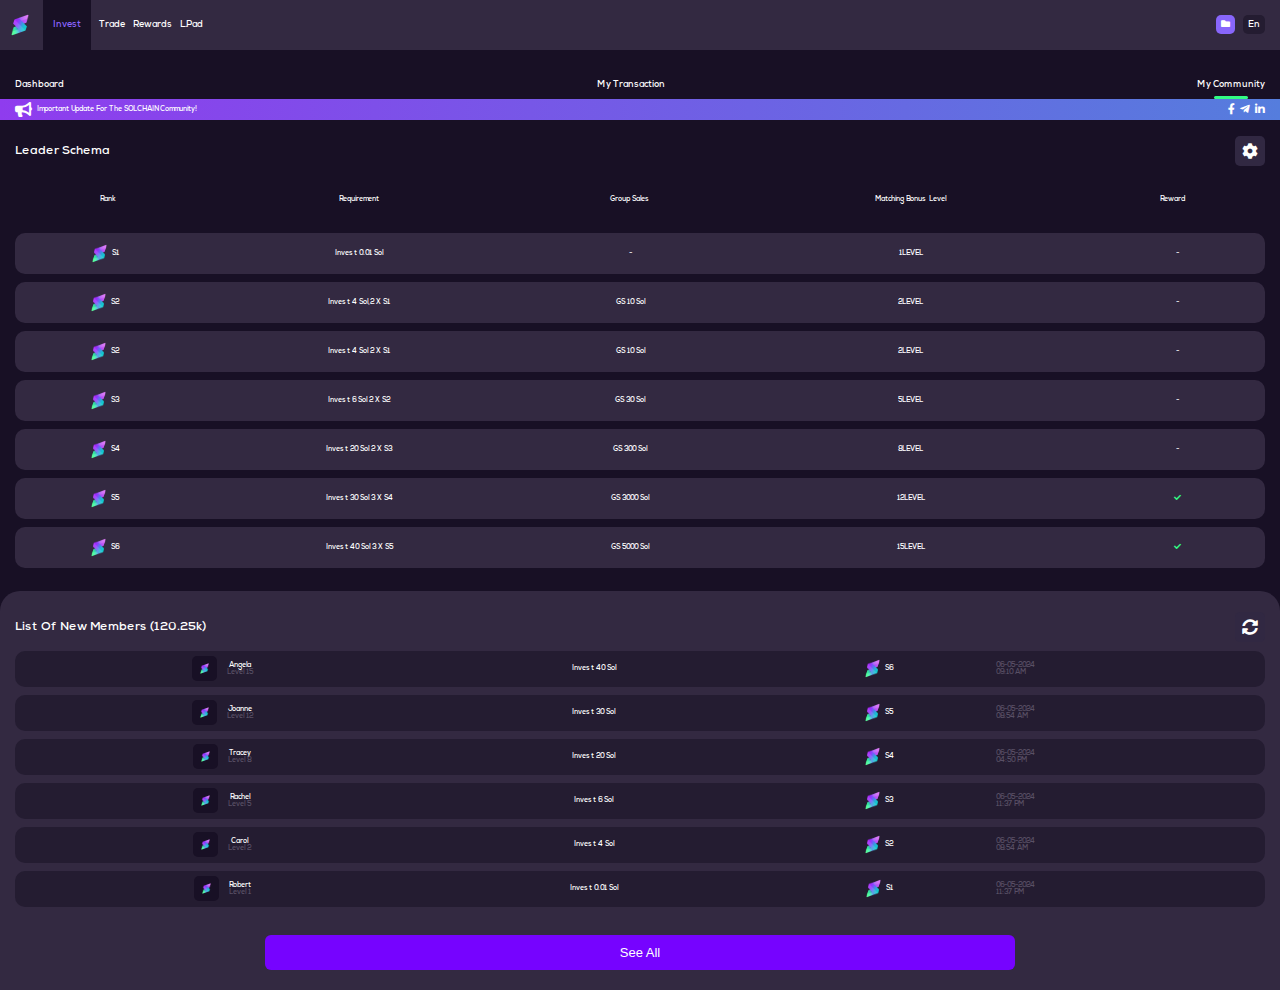
<file: index.html>
<!DOCTYPE html>
<html lang="en">
<head>
    <meta charset="UTF-8">
    <meta name="viewport" content="width=device-width, initial-scale=1.0">
    <link rel="stylesheet" href="css/style.css">
    <link rel="stylesheet" href="css/all.min.css">
  
    <title>Document</title>
</head>
<body>
   <header>
    <div class="container">
        <div class="content">
            <ul class="links">
                <li><a href="#" class="linkimg">
                    <img src="./images/logo.png" alt="logo">
                </a></li>
                <li><a href="index.html" id="act" class="active nav">
                    invest
                </a></li>
                <li><a href="swap.html" class="nav">trade</a></li>
                <li><a href="#" class="nav">rewards</a></li>
                <li><a href="#" class="nav">l.pad</a></li>
               
            </ul>
            <ul class="links right">
                <li class="folder"><a href="#"><i class="fas fa-folder"></i></a></li>
                <li class="folder lang"><a href="#" class="en">en</a></li>
            </ul>
        </div>
        
    </div>
   </header>
   <nav>
    <div class="container">
        <div class="content">
            <ul class="navLinks">
                <li><a href="./dashboard.html">Dashboard</a></li>
                <li><a href="./transiction.html">My Transaction</a></li>
                <li><a href="./index.html" class="active">My Community</a></li>
            </ul>
        </div>
    </div>
   </nav>
   <section class="annonce">
    <div class="container">
        <div class="content">
            <div class="text">
                <i class="fas fa-bullhorn"></i>
                <p>important update for the SOLCHAIN community!</p>
            </div>
            <div class="social">
                <a href="#"><i class="fab fa-facebook-f"></i></a>
                <a href="#"><i class="fab fa-telegram-plane"></i></a>
                <a href="#"><i class="fab fa-linkedin-in"></i></a>
            </div>
        </div>
    </div>
   </section>
   <section class="schema">
    <div class="container">
        <div class="head">
            <h2>leader schema</h2>
             <a href="#" class="setting"><i class="fas fa-cog"></i></a>
        </div>
        <table>
            <tr class="ranhHead">
                <th style="padding-left: 10px;">rank</th>
                <th>requirement</th>
                <th>group sales</th>
                <th>matching bonus level</th>
                <th style="padding-right: 10px;">reward</th>
            </tr>
            <tr class="rankcontent">
                <td>
                    <p class="first"> <img src="./images/logo.png" alt=""> s1</p>
                   
                  
                </td>
                <td>invest 0.01 sol</td>
                <td>-</td>
                <td>1LEVEL</td>
                <td>-</td>
            </tr>
            <tr class="rankcontent">
                <td>
                    <p class="first"> <img src="./images/logo.png" alt=""> s2</p>
                   
                  
                </td>
                <td>invest 4 sol,2 x s1</td>
                <td>GS 10 sol</td>
                <td>2LEVEL</td>
                <td>-</td>
            </tr>
            <tr class="rankcontent">
                <td>
                    <p class="first"> <img src="./images/logo.png" alt=""> s2</p>
                   
                  
                </td>
                <td>invest 4 sol 2 x s1</td>
                <td>GS 10 Sol</td>
                <td>2LEVEL</td>
                <td>-</td>
            </tr>
            <tr class="rankcontent">
                <td>
                    <p class="first"> 
                        <img src="./images/logo.png" alt=""> s3</p>
                   
                  
                </td>
                <td>invest 6 sol 2 x s2</td>
                <td>GS 30 Sol</td>
                <td>5LEVEL</td>
                <td>-</td>
            </tr>
            <tr class="rankcontent">
                <td>
                    <p class="first"> <img src="./images/logo.png" alt=""> s4</p>
                   
                  
                </td>
                <td>invest 20 sol 2 x s3</td>
                <td>GS 300 Sol</td>
                <td>8LEVEL</td>
                <td>-</td>
            </tr>
            <tr class="rankcontent">
                <td>
                    <p class="first"> <img src="./images/logo.png" alt=""> s5</p>
                   
                  
                </td>
                <td>invest 30 sol 3 x s4</td>
                <td>GS 3000 Sol</td>
                <td>12LEVEL</td>
                <td><i class="fas fa-check"></i></td>
            </tr>
            <tr class="rankcontent">
                <td>
                    <p class="first"> <img src="./images/logo.png" alt=""> s6</p>
                   
                  
                </td>
                <td>invest 40 sol 3 x s5</td>
                <td>GS 5000 Sol</td>
                <td>15LEVEL</td>
                <td><i class="fas fa-check"></i></td>
            </tr>
           
          </table>
      

    </div>
   </section>
   <section class="schema Uschema">
    <div class="container">
        <div class="head">
            <h2>List of new members (120.25k)</h2>
             <a href="#" class="setting"><i class="fas fa-sync-alt"></i></a>
        </div>
        <table>
           
            <tr class="rankcontent">
                <td>
                    <div class="Ufirst first">
                        <img src="./images/logo.png" alt="">
                        <span>Angela  <br/><span> Level 15</span></span>
                       
                        
                    </div>
                   
                </td>
                <td>invest 40 sol</td>
                <td>
                    <div class="first">
                        <img src="./images/logo.png" alt="">
                       s6
                       </div>
                </td>
                <td><span class="date"><span>06-05-2024</span><br><span>09:10 AM</span></span></td>
                
            </tr>
            <tr class="rankcontent">
                <td>
                    <div class="Ufirst first">
                        <img src="./images/logo.png" alt="">
                        <span>Joanne  <br/><span> Level 12</span></span>
                       
                        
                    </div>
                   
                </td>
                <td>invest 30 sol</td>
                <td>
                    <div class="first">
                        <img src="./images/logo.png" alt="">
                       s5
                       </div>
                </td>
                <td><span class="date"><span>06-05-2024</span>
                    <br><span>08:54 AM</span></span></td>
                
            </tr>
            <tr class="rankcontent">
                <td>
                    <div class="Ufirst first">
                        <img src="./images/logo.png" alt="">
                        <span>Tracey  <br/><span> Level 8</span></span>
                       
                        
                    </div>
                   
                </td>
                <td>invest 20 sol</td>
                <td>
                    <div class="first">
                        <img src="./images/logo.png" alt="">
                       s4
                       </div>
                </td>
                <td><span class="date"><span>06-05-2024</span>
                    <br><span>04:50 PM</span></span></td>
                
            </tr>
            <tr class="rankcontent">
                <td>
                    <div class="Ufirst first">
                        <img src="./images/logo.png" alt="">
                        <span>Rachel  <br/><span> Level 5</span></span>
                       
                        
                    </div>
                   
                </td>
                <td>invest 6 sol</td>
                <td>
                    <div class="first">
                        <img src="./images/logo.png" alt="">
                       s3
                       </div>
                </td>
                <td><span class="date"><span>06-05-2024</span>
                    <br><span>11:37 PM</span></span></td>
                
            </tr>
            <tr class="rankcontent">
                <td>
                    <div class="Ufirst first">
                        <img src="./images/logo.png" alt="">
                        <span>Carol  <br/><span> Level 2</span></span>
                       
                        
                    </div>
                   
                </td>
                <td>invest 4 sol</td>
                <td>
                    <div class="first">
                        <img src="./images/logo.png" alt="">
                       s2
                       </div>
                </td>
                <td><span class="date"><span>06-05-2024</span>
                    <br><span>08:54 AM</span></span></td>
                
            </tr>
            <tr class="rankcontent">
                <td>
                    <div class="Ufirst first">
                        <img src="./images/logo.png" alt="">
                        <span>Robert  <br/><span> Level 1</span></span>
                       
                        
                    </div>
                   
                </td>
                <td>invest 0.01 sol</td>
                <td>
                    <div class="first">
                        <img src="./images/logo.png" alt="">
                       s1
                       </div>
                </td>
                <td><span class="date"><span>06-05-2024</span>
                    <br><span>11:37 PM</span></span></td>
                
            </tr>
       
          </table>
      <div class="btn">
        <button>
            See All
        </button>
      </div>

    </div>
   </section>
   <script src="./js/main.js"></script>
</body>
</html>
</file>
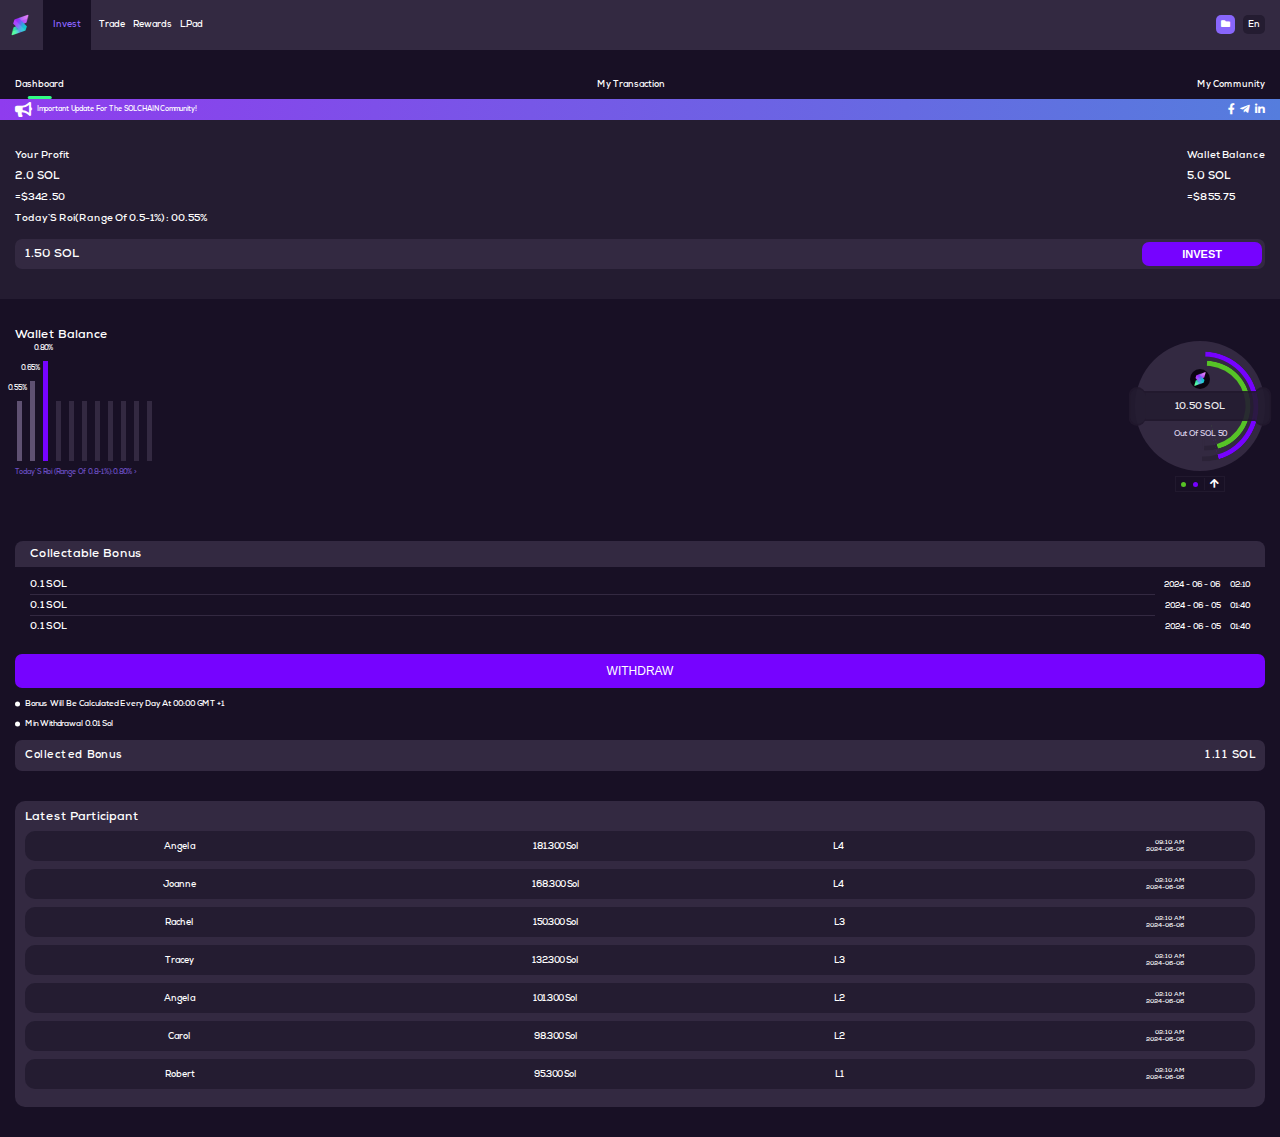
<file: dashboard.html>
<!DOCTYPE html>
<html lang="en">
<head>
    <meta charset="UTF-8">
    <meta name="viewport" content="width=device-width, initial-scale=1.0">
    <link rel="stylesheet" href="css/style.css">
    <link rel="stylesheet" href="css/dashboard.css">
    <link rel="stylesheet" href="css/all.min.css">
    <title>Dashboard</title>
</head>
<body>
    <header>
        <div class="container">
            <div class="content">
                <ul class="links">
                    <li><a href="#" class="linkimg">
                        <img src="./images/logo.png" alt="logo">
                    </a></li>
                    <li><a href="index.html" id="act" class="active nav">
                        invest
                    </a></li>
                    <li><a href="swap.html" class="nav">trade</a></li>
                    <li><a href="#" class="nav">rewards</a></li>
                    <li><a href="#" class="nav">l.pad</a></li>
                   
                </ul>
                <ul class="links right">
                    <li class="folder"><a href="#"><i class="fas fa-folder"></i></a></li>
                    <li class="folder lang"><a href="#" class="en">en</a></li>
                </ul>
            </div>
            
        </div>
       </header>
       <nav>
        <div class="container">
            <div class="content">
                <ul class="navLinks">
                    <li><a href="./dashboard.html" class="active">Dashboard</a></li>
                    <li><a href="./transiction.html">My Transaction</a></li>
                    <li><a href="./index.html">My Community</a></li>
                </ul>
            </div>
        </div>
       </nav>
       <section class="annonce">
        <div class="container">
            <div class="content">
                <div class="text">
                    <i class="fas fa-bullhorn"></i>
                    <p>important update for the SOLCHAIN community!</p>
                </div>
                <div class="social">
                    <a href="#"><i class="fab fa-facebook-f"></i></a>
                    <a href="#"><i class="fab fa-telegram-plane"></i></a>
                    <a href="#"><i class="fab fa-linkedin-in"></i></a>
                </div>
            </div>
        </div>
       </section>
      <section class="DashProfit">
        <div class="container">
            <div class="content">
                <div class="walletBallance">
                    <p class="profText">your profit</p>
                    <h3 class="profhead">2.0 SOL</h3>
                    <p class="profText">=$342.50</p>
                    <p class="profText">today`s roi(range of 0.5-1%) : 00.55%</p>
                </div>
                <div class="walletBallance">
                    <p class="profText">wallet balance</p>
                    <h3 class="profhead">5.0 SOL</h3>
                    <p class="profText">=$855.75</p>
                </div>
            </div>
            
            <div class="overall">
                <div class="wither">
                    <h2 class="text">1.50 SOL</h2>
                    <button class="btnWither">INVEST</button>
                </div>
            </div>
        </div>
      </section>
     <section class="charts">
        <div class="container">
            <div class="content">
                <p class="dashtext">
                    wallet balance
                </p>
                <div class="graghs">
                    <div class="box">
                        <div class="contain first"></div>
                        <div class="contain"></div>
                        <div class="contain"></div>
                        <div class="contain"></div>
                        <div class="contain"></div>
                        <div class="contain"></div>
                        <div class="contain"></div>
                        <div class="contain"></div>
                        <div class="contain"></div>
                        <div class="contain"></div>
                        <div class="contain"></div>
                        <div class="box-copy"></div>
                        <p class="rang">today`s roi (range of 0.8-1%):0.80% ></p>
                      </div>
                     
                    <div class="circle">
                        <div class="drawcircl">
                            <p>10.50 SOL</p>
                        </div>
                        <div class="simiCircle">
                            <div class="semi-donut-model-2"
                            style="--percentage : 90; --fill: #7602ff ;">
                           
                        </div>
                        <div class="semi-donut-model-2 semi"
                            style="--percentage : 90; --fill: #56c327 ;">
                           
                        </div>
                        </div>
                       <div class="image">
                        <img src="./images/logo.png" alt="logo">
                       </div>
                       <div class="text">
                       out of SOL 50
                       </div>
                       <div class="bullet">
                        <span class="firstBullet"></span>
                        <span class="secondBullet"></span>
                        <span class="arrow"><i class="fas fa-arrow-up"></i></span>
                       </div>
                     </div>
                     
                </div>
               
            </div>
        </div>
     </section>
     <section class="collectbonus">
        <div class="container">
            <div class="content">
                <h3 class="head">
                    collectable bonus 
                </h3>
                <div class="result">
                    <div class="res">
                        <p class="sol">0.1 SOL</p>
                        <p class="date"><span>2024 - 06 - 06</span><span>02:10</span></p>
                    </div>
                    <div class="res">
                        <p class="sol">0.1 SOL</p>
                        <p class="date"><span>2024 - 06 - 05</span><span>01:40</span></p>
                    </div>
                    <div class="res">
                        <p class="sol">0.1 SOL</p>
                        <p class="date"><span>2024 - 06 - 05</span><span>01:40</span></p>
                    </div>
                </div>
                <button class="withdraw">
                    withdraw
                </button>
                <p class="bonustext">bonus will be calculated every day at 00:00 GMT +1</p>
                <p class="bonustext">min withdrawal 0.01 Sol</p>
                <div class="colect">
                    <h3>collected bonus</h3>
                    <p>1.11 SOL</p>
                </div>

            </div>
        </div>
     </section>
     <section class="participation">
        <div class="container">
          <div class="content">
            <h3>latest participant</h3>
            <table>
           
                <tr class="rankcontent">
                    <td>
                        Angela
                       
                    </td>
                    <td>181.300 Sol</td>
                    <td>
                        l4
                    </td>
                    <td><span class="date"><span>09:10 AM</span><br><span>2024-06-06</span></span></td>
                    
                </tr>
                <tr class="rankcontent">
                    <td>
                        joanne
                       
                    </td>
                    <td>168.300 Sol</td>
                    <td>
                        l4
                    </td>
                    <td><span class="date"><span>02:10 AM</span><br><span>2024-06-06</span></span></td>
                    
                </tr>
                <tr class="rankcontent">
                    <td>
                        rachel
                       
                    </td>
                    <td>150.300 Sol</td>
                    <td>
                        l3
                    </td>
                    <td><span class="date"><span>02:10 AM</span><br><span>2024-06-06</span></span></td>
                    
                </tr>
                <tr class="rankcontent">
                    <td>
                        tracey
                       
                    </td>
                    <td>132.300 Sol</td>
                    <td>
                        l3
                    </td>
                    <td><span class="date"><span>02:10 AM</span><br><span>2024-06-06</span></span></td>
                    
                </tr>
                <tr class="rankcontent">
                    <td>
                        Angela
                       
                    </td>
                    <td>101.300 Sol</td>
                    <td>
                        l2
                    </td>
                    <td><span class="date"><span>02:10 AM</span><br><span>2024-06-06</span></span></td>
                    
                </tr>
                <tr class="rankcontent">
                    <td>
                        carol
                       
                    </td>
                    <td>98.300 Sol</td>
                    <td>
                        l2
                    </td>
                    <td><span class="date"><span>02:10 AM</span><br><span>2024-06-06</span></span></td>
                    
                </tr>
                <tr class="rankcontent">
                    <td>
                        Robert
                       
                    </td>
                    <td>95.300 Sol</td>
                    <td>
                        l1
                    </td>
                    <td><span class="date"><span>02:10 AM</span><br><span>2024-06-06</span></span></td>
                    
                </tr>
              
           
              </table>
          </div>
        </div>
     </section>
       <script src="./js/main.js"></script>
</body>
</html>
</file>
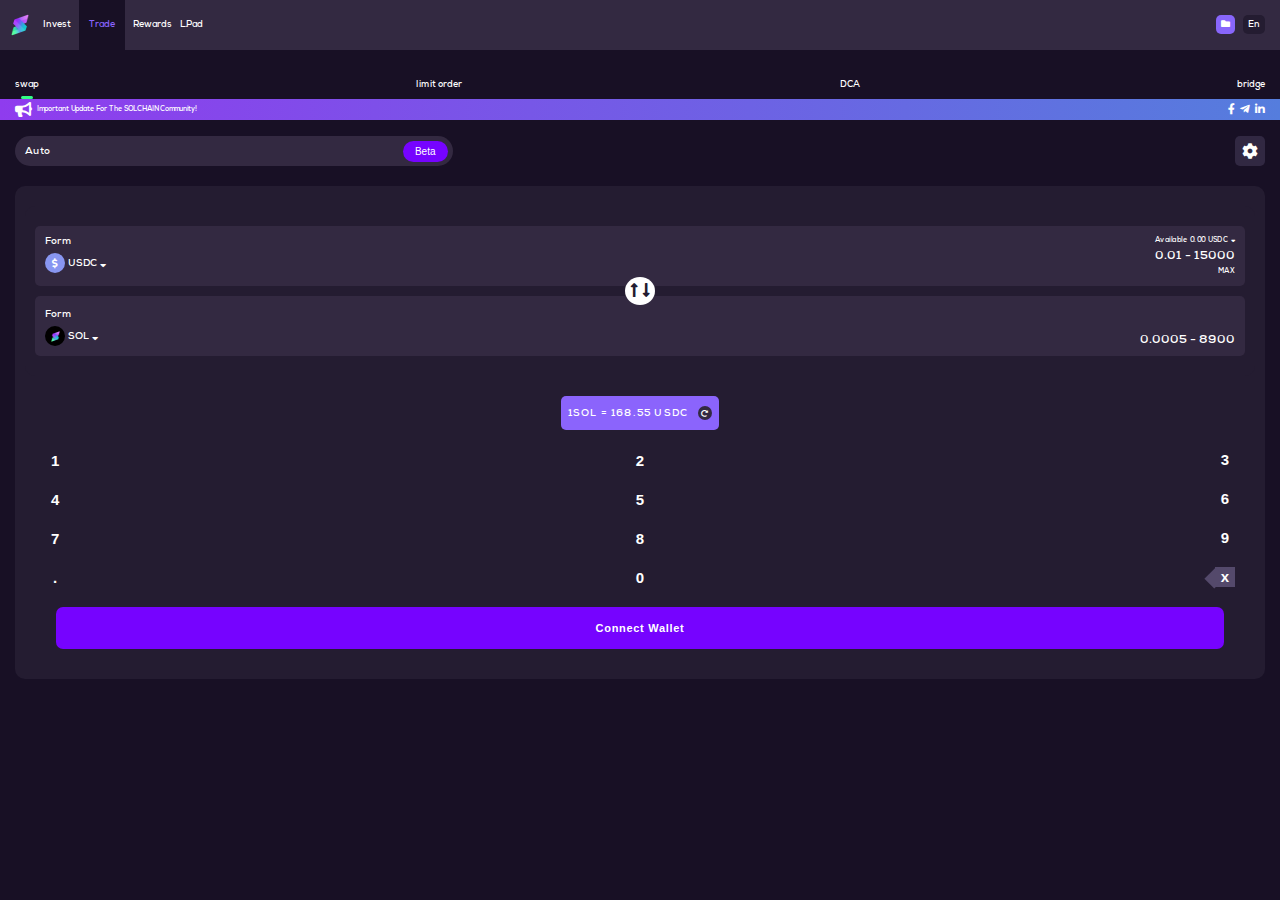
<file: swap.html>
<!DOCTYPE html>
<html lang="en">
<head>
    <meta charset="UTF-8">
    <meta name="viewport" content="width=device-width, initial-scale=1.0">
    <link rel="stylesheet" href="css/style.css">
    <link rel="stylesheet" href="css/swap.css">
    <link rel="stylesheet" href="css/all.min.css">
    <title>swap</title>
</head>
<body>
    <header>
        <div class="container">
            <div class="content">
                <ul class="links">
                    <li><a href="#" class="linkimg">
                        <img src="./images/logo.png" alt="logo">
                    </a></li>
                    <li><a href="index.html" id="act" class="nav">
                        invest
                    </a></li>
                    <li><a href="swap.html" class="active nav">trade</a></li>
                    <li><a href="#" class="nav">rewards</a></li>
                    <li><a href="#" class="nav">l.pad</a></li>
                   
                </ul>
                <ul class="links right">
                    <li class="folder"><a href="#"><i class="fas fa-folder"></i></a></li>
                    <li class="folder lang"><a href="#" class="en">en</a></li>
                </ul>
            </div>
            
        </div>
       </header>
       <nav>
        <div class="container">
            <div class="content">
                <ul class="navLinks">
                    <li><a href="swap.html" class="active swap">swap</a></li>
                    <li><a href="#">limit order</a></li>
                    <li><a href="#">DCA</a></li>
                    <li><a href="#" >bridge</a></li>
                </ul>
            </div>
        </div>
       </nav>
       <section class="annonce">
        <div class="container">
            <div class="content">
                <div class="text">
                    <i class="fas fa-bullhorn"></i>
                    <p>important update for the SOLCHAIN community!</p>
                </div>
                <div class="social">
                    <a href="#"><i class="fab fa-facebook-f"></i></a>
                    <a href="#"><i class="fab fa-telegram-plane"></i></a>
                    <a href="#"><i class="fab fa-linkedin-in"></i></a>
                </div>
            </div>
        </div>
       </section>
       <section class="beta">
        <div class="container">
            <div class="content">
                <div class="auto">
                    <p class="text">auto</p>
                    <button class="btnauto">beta</button>
                </div>
                <a href="#" class="setting"><i class="fas fa-cog"></i></a>
            </div>
        </div>
       </section>
       <section class="form">
        <div class="container">
            <div class="content">
                <div class="allCur">

                    <div class="currenc">
                        <div class="usd">
                            
                            <div class="doller">
                                <p class="dolltext">form</p>
                               
                                <p class="USDC"> <i class="fas fa-dollar-sign"></i> USDC <i class="fas fa-sort-down"></i></p>
                                
                            </div>
                            <div class="available">
                                <p>available 0.00 USDC  <i class="fas fa-sort-down"></i></p>
                                <h3>0.01 - 15000</h3>
                                <p>MAX</p>
                            </div>
                        </div>
                    </div>
                    <div class="currenc">
                        <div class="usd" style="align-items: flex-end;">
                            
                            <div class="doller">
                                <p class="dolltext">form</p>
                               
                                <p class="USDC"> <span><img src="./images/logo.png" alt=""> </span>SOL <i class="fas fa-sort-down"></i></p>
                                
                            </div>
                            <div class="available">
                                
                                <h3>0.0005 - 8900</h3>
                               
                            </div>
                        </div>
                    </div>
                    <div class="direc">
                        <i class="fas fa-long-arrow-alt-up"></i>
                        <i class="fas fa-long-arrow-alt-down"></i>
                    </div>
                </div>
              
               <div class="res">
                <p>1SOL = 168.55 USDC</p> <p><i class="fas fa-redo-alt"></i></p>
               </div>
               <div class="calculator">
                <div class="calc">
                    <div class="num"><button>1</button></div>
                    <div class="num"><button>4</button></div>
                    <div class="num"><button>7</button></div>
                    <div class="num"><button>.</button></div>
                </div>
                <div class="calc">
                    <div class="num"><button>2</button></div>
                    <div class="num"><button>5</button></div>
                    <div class="num"><button>8</button></div>
                    <div class="num"><button>0</button></div>
                </div>
                <div class="calc">
                    <div class="num"><button>3</button></div>
                    <div class="num"><button>6</button></div>
                    <div class="num"><button>9</button></div>
                    <div class="num"><button class="clos">x</button></div>
                </div>
               
               
               </div>
               <div class="wallet">
                <button>
                    connect wallet
                </button>
            </div>
            </div>
        </div>
       </section>
</body>
</html>
</file>
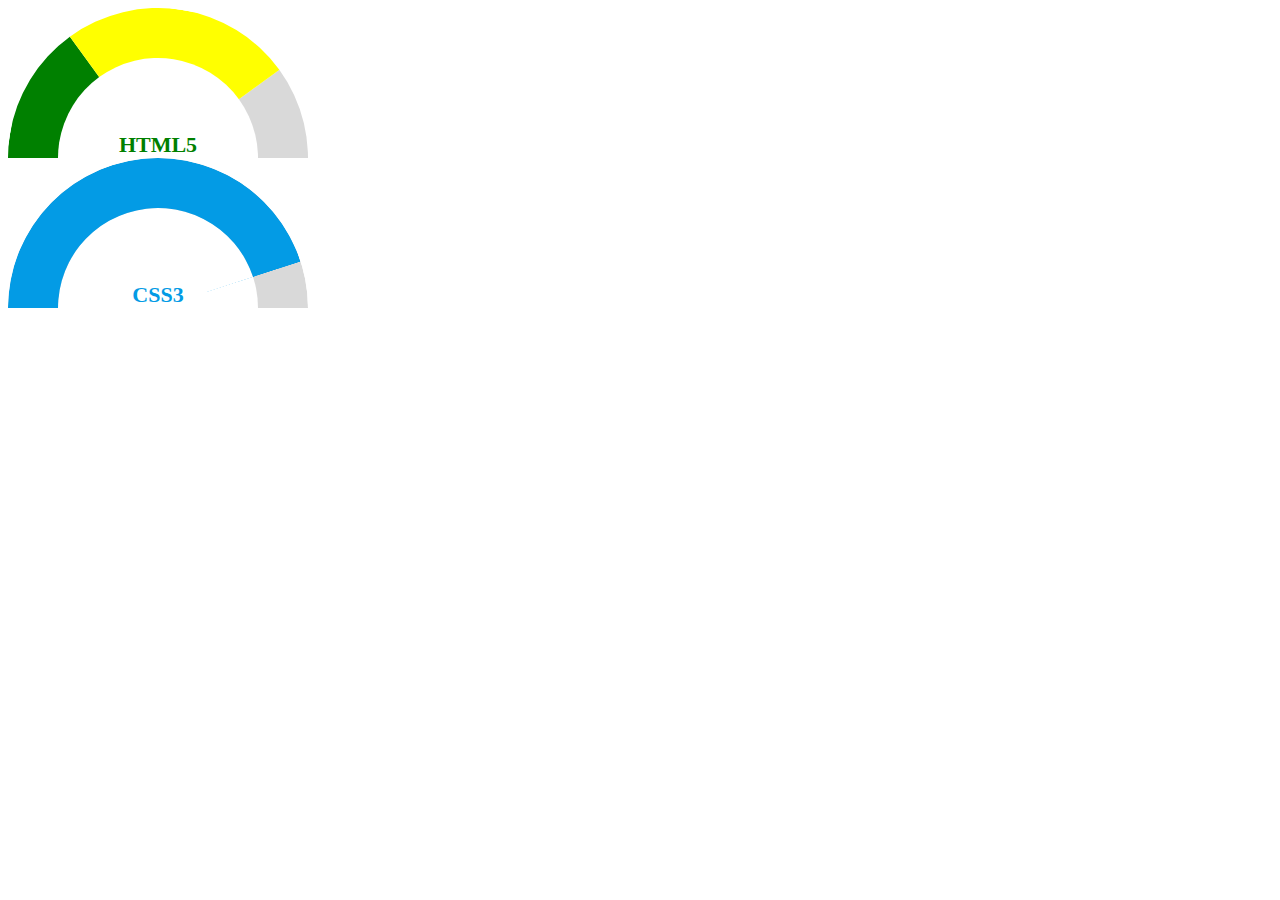
<file: test.html>
<!DOCTYPE html>
<html lang="en">
<head>
    <meta charset="UTF-8">
    <meta name="viewport" content="width=device-width, initial-scale=1.0">
    <title>Document</title>
</head>
<style>


.semi-donut {
  /* --percentage: 0; */
  --fill: #ff0;
  width: 300px;
  height: 150px;
  position: relative;
  color: #fff;
  font-size: 22px;
  font-weight: 600;
  overflow: hidden;
  color: green;
  display: flex;
  align-items: flex-end;
  justify-content: center;
  box-sizing: border-box;
}

.semi-donut::after {
  content: '';
  width: 300px;
  height: 300px;
  border: 50px solid;
  border-color: rgba(0, 0, 0, 0.15) rgba(51, 24, 187, 0.15) green yellow;
  position: absolute;
  border-radius: 50%;
  left: 0;
  top: 0;
  box-sizing: border-box;
  transform: rotate(calc(1deg * (-45 + var(--percentage) * 1.8)));
  animation: fillAnimation 1s ease-in;
}

.semi-donut-model-2 {
  width: 300px;
  height: 150px;
  position: relative;
  text-align: center;
  color: #fff;
  font-size: 22px;
  font-weight: 600;
  border-radius: 150px 150px 0 0;
  overflow: hidden;
  color: var(--fill);
  display: flex;
  align-items: flex-end;
  justify-content: center;
  box-sizing: border-box;
}

.semi-donut-model-2::before, .semi-donut-model-2::after {
  content: '';
  width: 300px;
  height: 150px;
  border: 50px solid var(--fill);
  border-top: none;
  position: absolute;
  transform-origin: 50% 0% 0;
  border-radius: 0 0 300px 300px;
  box-sizing: border-box;
  left: 0;
  top: 100%;
}

.semi-donut-model-2::before {
  border-color: rgba(0, 0, 0, .15);
  transform: rotate(180deg);
}

.semi-donut-model-2::after {
  z-index: 3;
  animation: 1s fillGraphAnimation ease-in;
  transform: rotate(calc(1deg * (var(--percentage) * 1.8)));
}


@keyframes fillAnimation {
  0% {
    transform: rotate(-45deg);
  }
  50% {
    transform: rotate(135deg);
  }
}

@keyframes fillGraphAnimation {
  0% {
    transform: rotate(0deg);
  }
  50% {
    transform: rotate(180deg);
  }
}

</style>
<body>
  <div class="semi-donut margin" 
     style="--percentage : 80; --fill: #FF3D00 ;">
  HTML5
</div>


<div class="semi-donut-model-2 margin"
     style="--percentage : 90; --fill: #039BE5 ;">
  CSS3
</div>



</body>
</html>
</file>
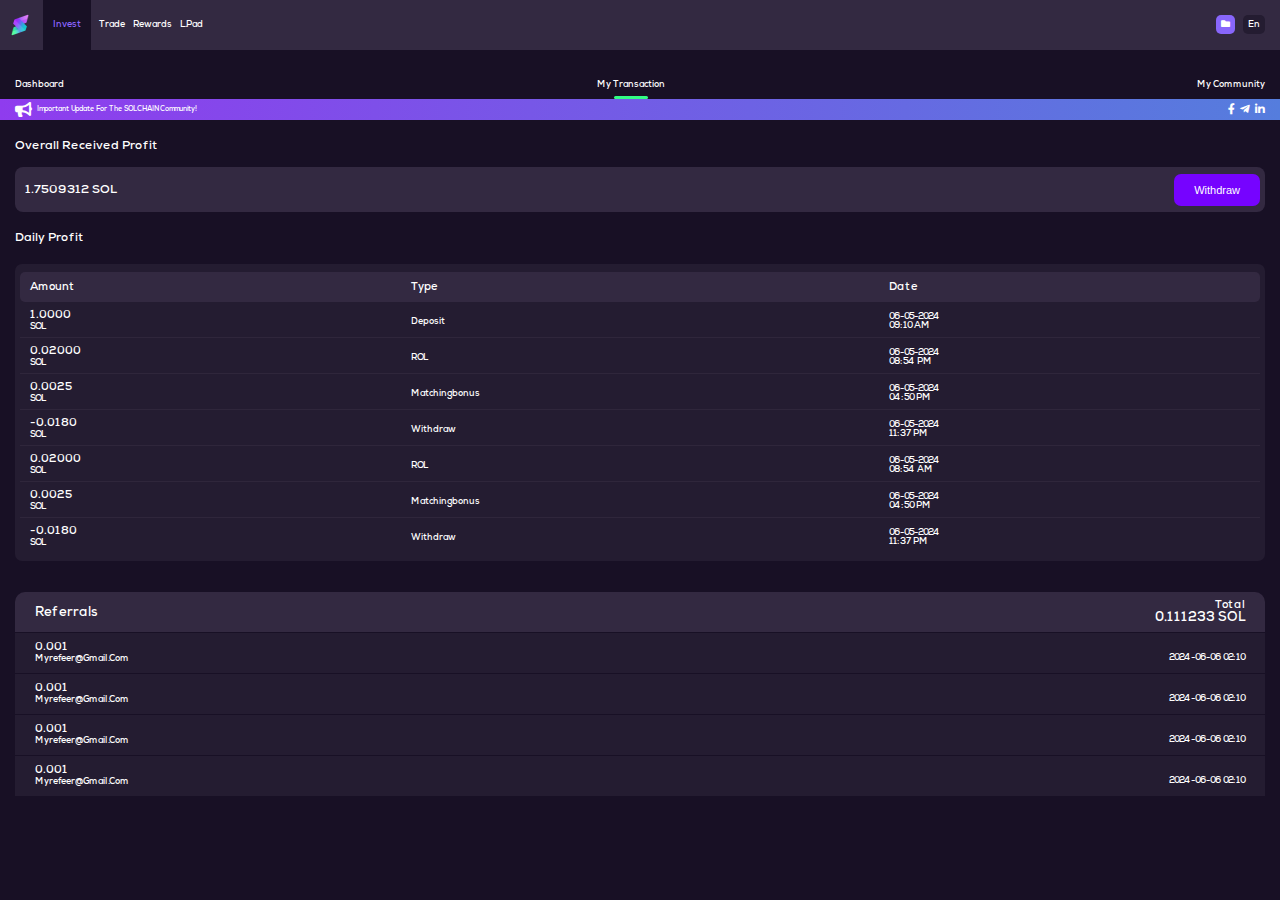
<file: transiction.html>
<!DOCTYPE html>
<html lang="en">
<head>
    <meta charset="UTF-8">
    <meta name="viewport" content="width=device-width, initial-scale=1.0">
    <link rel="stylesheet" href="css/style.css">
    <link rel="stylesheet" href="css/transiction.css">
    <link rel="stylesheet" href="css/all.min.css">
    <title>my transiction</title>
</head>
<body>
    <header>
        <div class="container">
            <div class="content">
                <ul class="links">
                    <li><a href="#" class="linkimg">
                        <img src="./images/logo.png" alt="logo">
                    </a></li>
                    <li><a href="index.html" id="act" class="active nav">
                        invest
                    </a></li>
                    <li><a href="swap.html" class="nav">trade</a></li>
                    <li><a href="#" class="nav">rewards</a></li>
                    <li><a href="#" class="nav">l.pad</a></li>
                   
                </ul>
                <ul class="links right">
                    <li class="folder"><a href="#"><i class="fas fa-folder"></i></a></li>
                    <li class="folder lang"><a href="#" class="en">en</a></li>
                </ul>
            </div>
            
        </div>
       </header>
       <nav>
        <div class="container">
            <div class="content">
                <ul class="navLinks">
                    <li><a href="./dashboard.html">Dashboard</a></li>
                    <li><a href="./transiction.html" class="active">My Transaction</a></li>
                    <li><a href="./index.html">My Community</a></li>
                </ul>
            </div>
        </div>
       </nav>
       <section class="annonce">
        <div class="container">
            <div class="content">
                <div class="text">
                    <i class="fas fa-bullhorn"></i>
                    <p>important update for the SOLCHAIN community!</p>
                </div>
                <div class="social">
                    <a href="#"><i class="fab fa-facebook-f"></i></a>
                    <a href="#"><i class="fab fa-telegram-plane"></i></a>
                    <a href="#"><i class="fab fa-linkedin-in"></i></a>
                </div>
            </div>
        </div>
       </section>
       <section class="overall">
        <div class="container">
            <h2 class="overallText">overall received profit</h2>
            <div class="wither">
                <h2 class="text">1.7509312 SOL</h2>
                <button class="btnWither">withdraw</button>
            </div>
        </div>
       </section>
       <section class="profit">
        <div class="container">
            <div class="content">
                <h2 class="profitText">
                    daily profit
                </h2>
                <table>
           
                    <thead>
                        <tr class="rankcontent Urankcontent">
                            <td class="profhead">
                               amount
                            </td>
                            <td class="profhead">type</td>
                            <td class="profhead">
                             date
                            </td>
                          
                            
                        </tr>
                    </thead>
                 <tbody>
                    <tr class="rankcontent">
                        <td>
                            <div class="Ufirst first">
                                
                                <span class="profhead">1.0000 
                                     <br/><span> SOL</span></span>
                               
                                
                            </div>
                           
                        </td>
                        <td>deposit</td>
                       
                        <td><span class="date"><span>
                            06-05-2024</span>
                            <br><span>09:10 AM</span></span></td>
                        
                    </tr>
                    <tr class="rankcontent">
                        <td>
                            <div class="Ufirst first">
                               
                                <span class="profhead">0.02000  <br/><span>
                                    SOL</span></span>
                               
                                
                            </div>
                           
                        </td>
                        <td>ROL</td>
                       
                        <td><span class="date"><span>06-05-2024</span>
                            <br><span>08:54 PM</span></span></td>
                        
                    </tr>
                    <tr class="rankcontent">
                        <td>
                            <div class="Ufirst first">
                               
                                <span class="profhead">0.0025  <br/><span>SOL</span></span>
                               
                                
                            </div>
                           
                        </td>
                        <td>Matchingbonus</td>
                      
                        <td><span class="date"><span>06-05-2024</span>
                            <br><span>04:50 PM</span></span></td>
                        
                    </tr>
                    <tr class="rankcontent">
                        <td>
                            <div class="Ufirst first">
                               
                                <span class="profhead">-0.0180  <br/><span>
                                    SOL</span></span>
                               
                                
                            </div>
                           
                        </td>
                        <td>withdraw</td>
                       
                        <td><span class="date"><span>06-05-2024</span>
                            <br><span>11:37 PM</span></span></td>
                        
                    </tr>
                    <tr class="rankcontent">
                        <td>
                            <div class="Ufirst first">
                                
                                <span class="profhead">0.02000  <br/><span> 
                                    SOL</span></span>
                               
                                
                            </div>
                           
                        </td>
                        <td>ROL</td>
                       
                        <td><span class="date"><span>06-05-2024</span>
                            <br><span>08:54 AM</span></span></td>
                        
                    </tr>
                    <tr class="rankcontent">
                        <td>
                            <div class="Ufirst first">
                                
                                <span class="profhead">0.0025  <br/><span> 
                                    SOL</span></span>
                               
                                
                            </div>
                           
                        </td>
                        <td>Matchingbonus</td>
                       
                        <td><span class="date"><span>06-05-2024</span>
                            <br><span>04:50 PM</span></span></td>
                        
                    </tr>
                    <tr class="rankcontent exept">
                        <td>
                            <div class="Ufirst first">
                                
                                <span class="profhead">-0.0180  <br/><span> 
                                    SOL</span></span>
                               
                                
                            </div>
                           
                        </td>
                        <td>withdraw</td>
                       
                        <td><span class="date"><span>06-05-2024</span>
                            <br><span>11:37 PM</span></span></td>
                        
                    </tr>
                 </tbody>
               
                  </table>
            </div>
        </div>
       </section>
       <section class="referal">
        <div class="container">
            <div class="content">
               
                <table>
                   
                    <thead>
                        <tr class="rankcontent Urankcontent">
                            <td class="profhead" style="font-size: 13px;">
                               referrals
                            </td>
                        
                            <td class="second">
                                <div class="Ufirst first">
                                    
                                    <span class="profhead">total
                                         <br/><span style="font-size: 13px;">0.111233 SOL</span></span>
                                   
                                    
                                </div>
                               
                            </td>
                          
                            
                        </tr>
                    </thead>
                 <tbody>
                    <tr class="rankcontent">
                        <td>
                            <div class="Ufirst first">
                                
                                <span class="profhead">0.001 
                                    <br/><span> myrefeer@gmail.com</span></span>
                               
                                
                            </div>
                           
                        </td>
                       
                       
                        <td class="second">
                            <br/>
                            <span class="date"><span>
                            2024-06-06</span>
                            <span>02:10</span></span></td>
                        
                    </tr>
                    <tr class="rankcontent">
                        <td>
                            <div class="Ufirst first">
                                
                                <span class="profhead">0.001 
                                    <br/><span> myrefeer@gmail.com</span></span>
                               
                                
                            </div>
                           
                        </td>
                       
                       
                        <td class="second">
                            <br/>
                            <span class="date"><span>
                            2024-06-06</span>
                            <span>02:10</span></span></td>
                        
                    </tr>
                    <tr class="rankcontent">
                        <td>
                            <div class="Ufirst first">
                                
                                <span class="profhead">0.001 
                                    <br/><span> myrefeer@gmail.com</span></span>
                               
                                
                            </div>
                           
                        </td>
                       
                       
                        <td class="second">
                            <br/>
                            <span class="date"><span>
                            2024-06-06</span>
                            <span>02:10</span></span></td>
                        
                    </tr>
                    <tr class="rankcontent">
                        <td>
                            <div class="Ufirst first">
                                
                                <span class="profhead">0.001 
                                    <br/><span> myrefeer@gmail.com</span></span>
                               
                                
                            </div>
                           
                        </td>
                       
                       
                        <td class="second">
                            <br/>
                            <span class="date"><span>
                            2024-06-06</span>
                            <span>02:10</span></span></td>
                        
                    </tr>
                 </tbody>
                    
               
                  </table>
            </div>
        </div>
       </section>
       <script src="./js/main.js"></script>
</body>
</html>
</file>
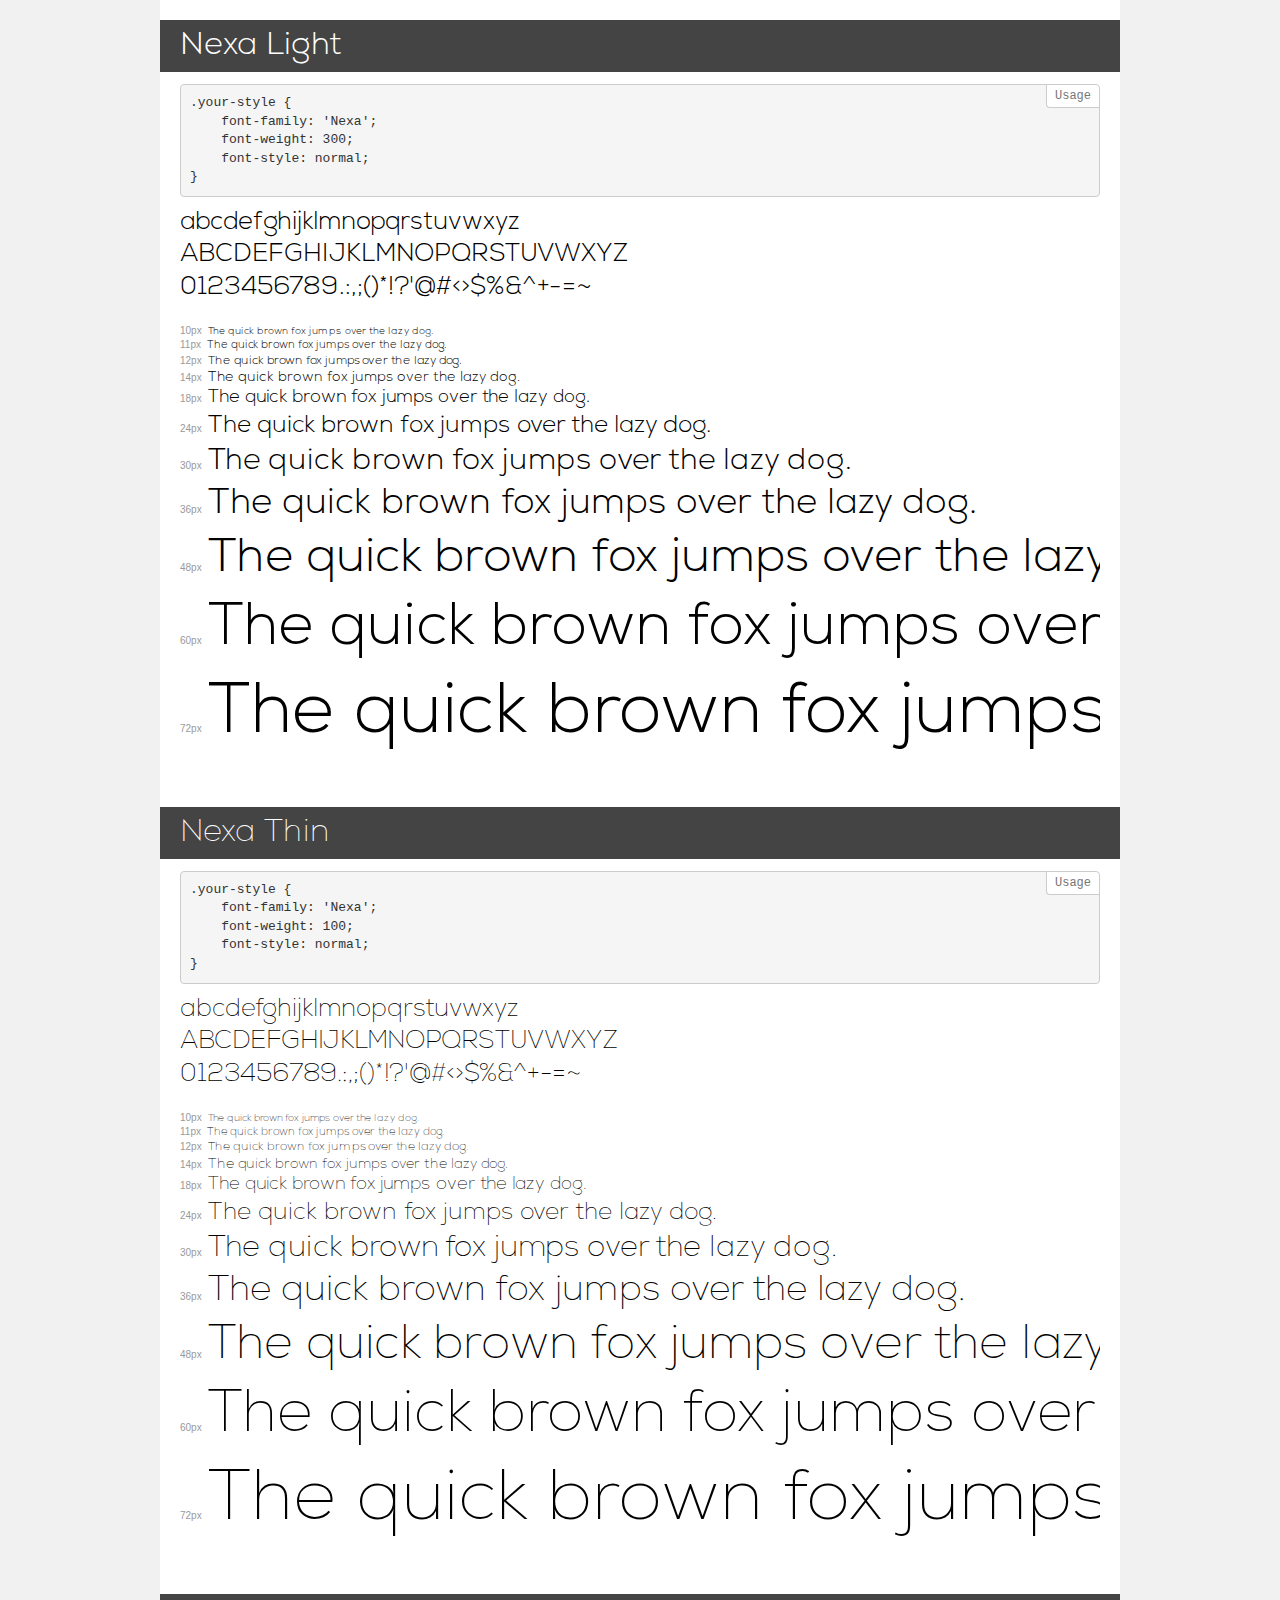
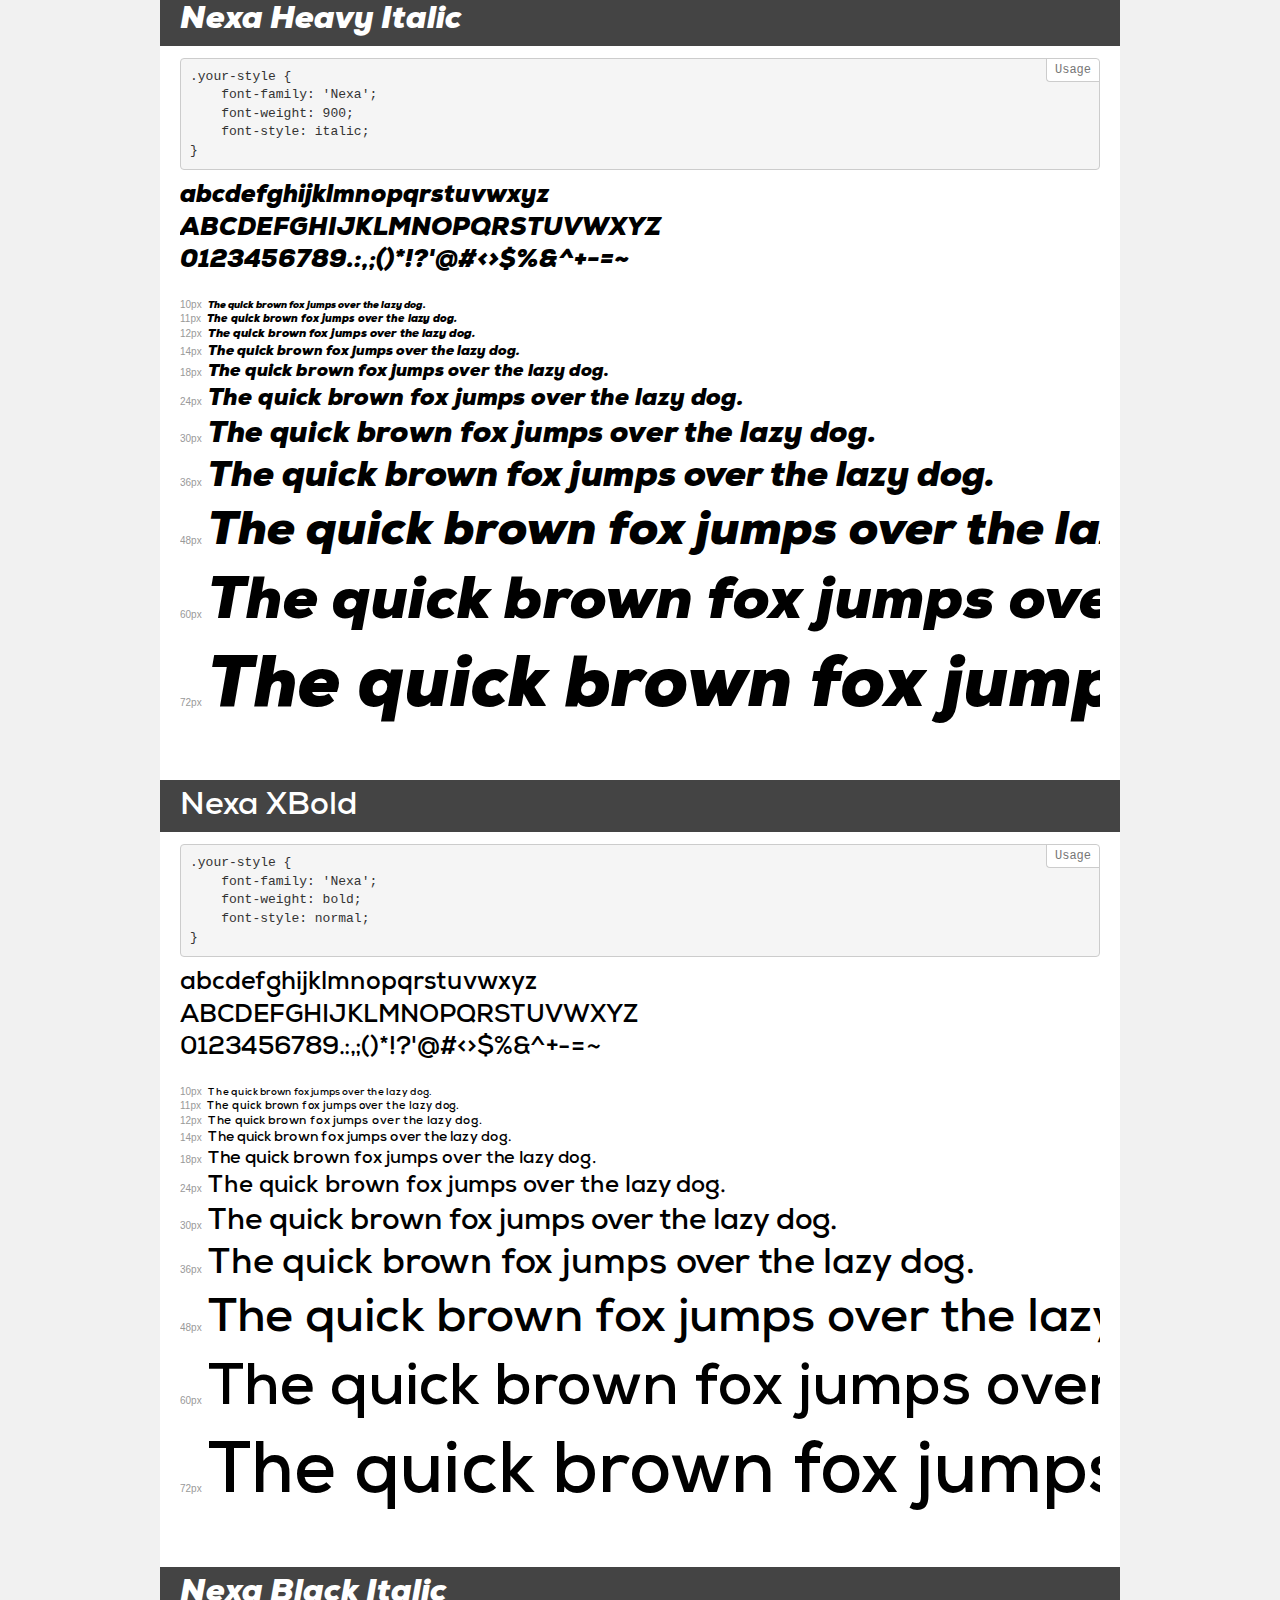
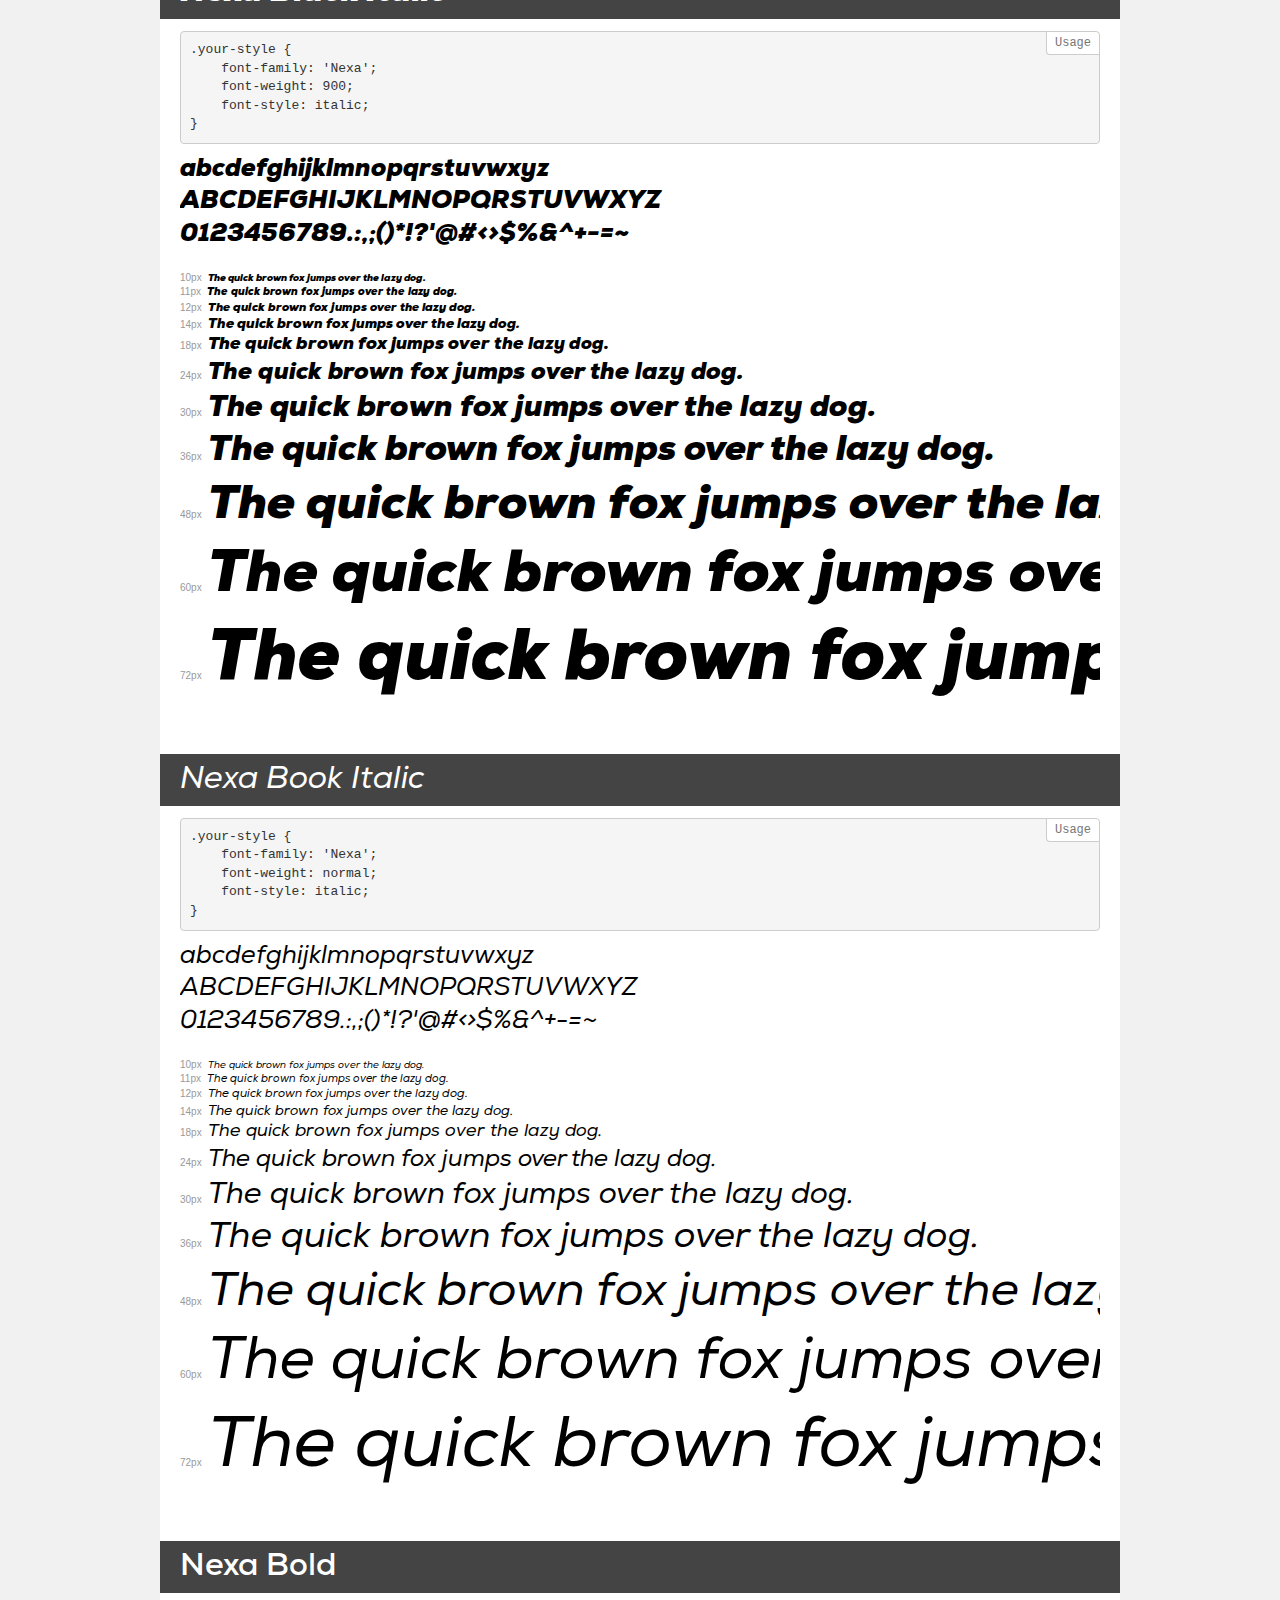
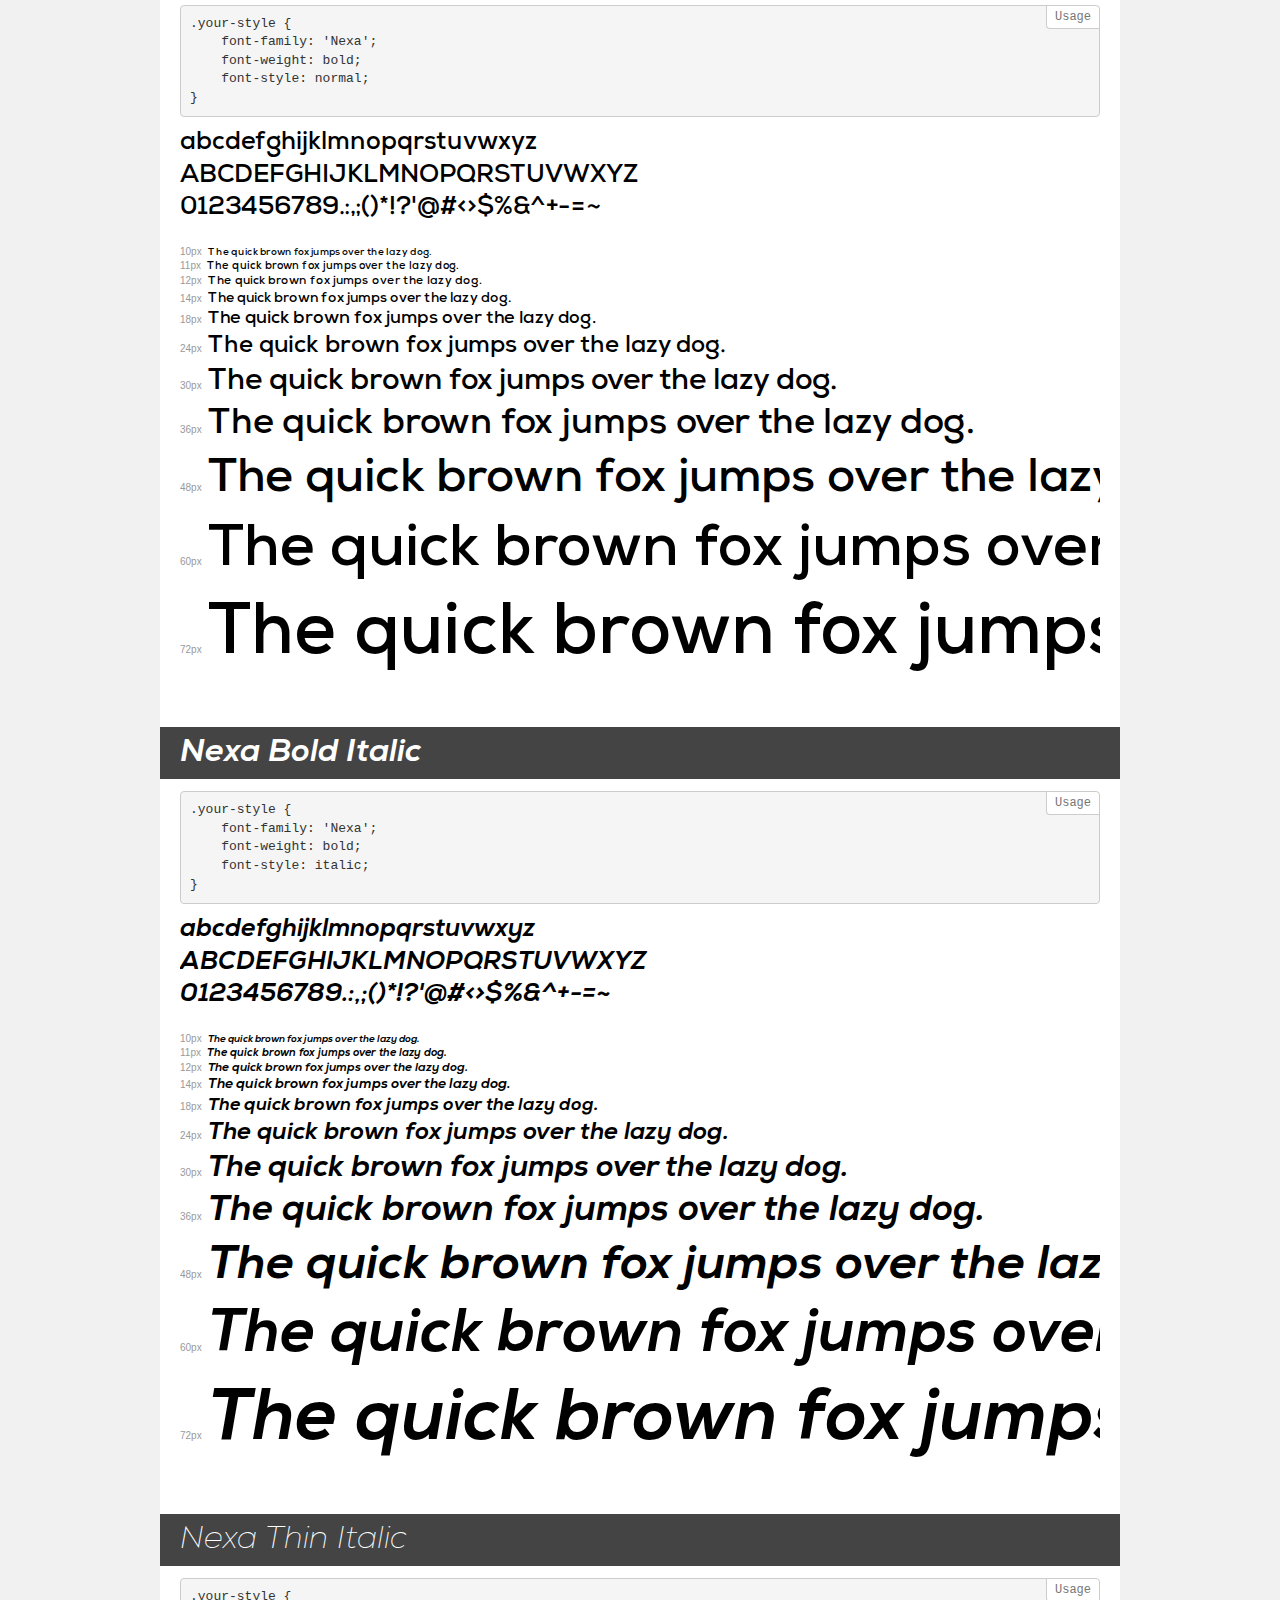
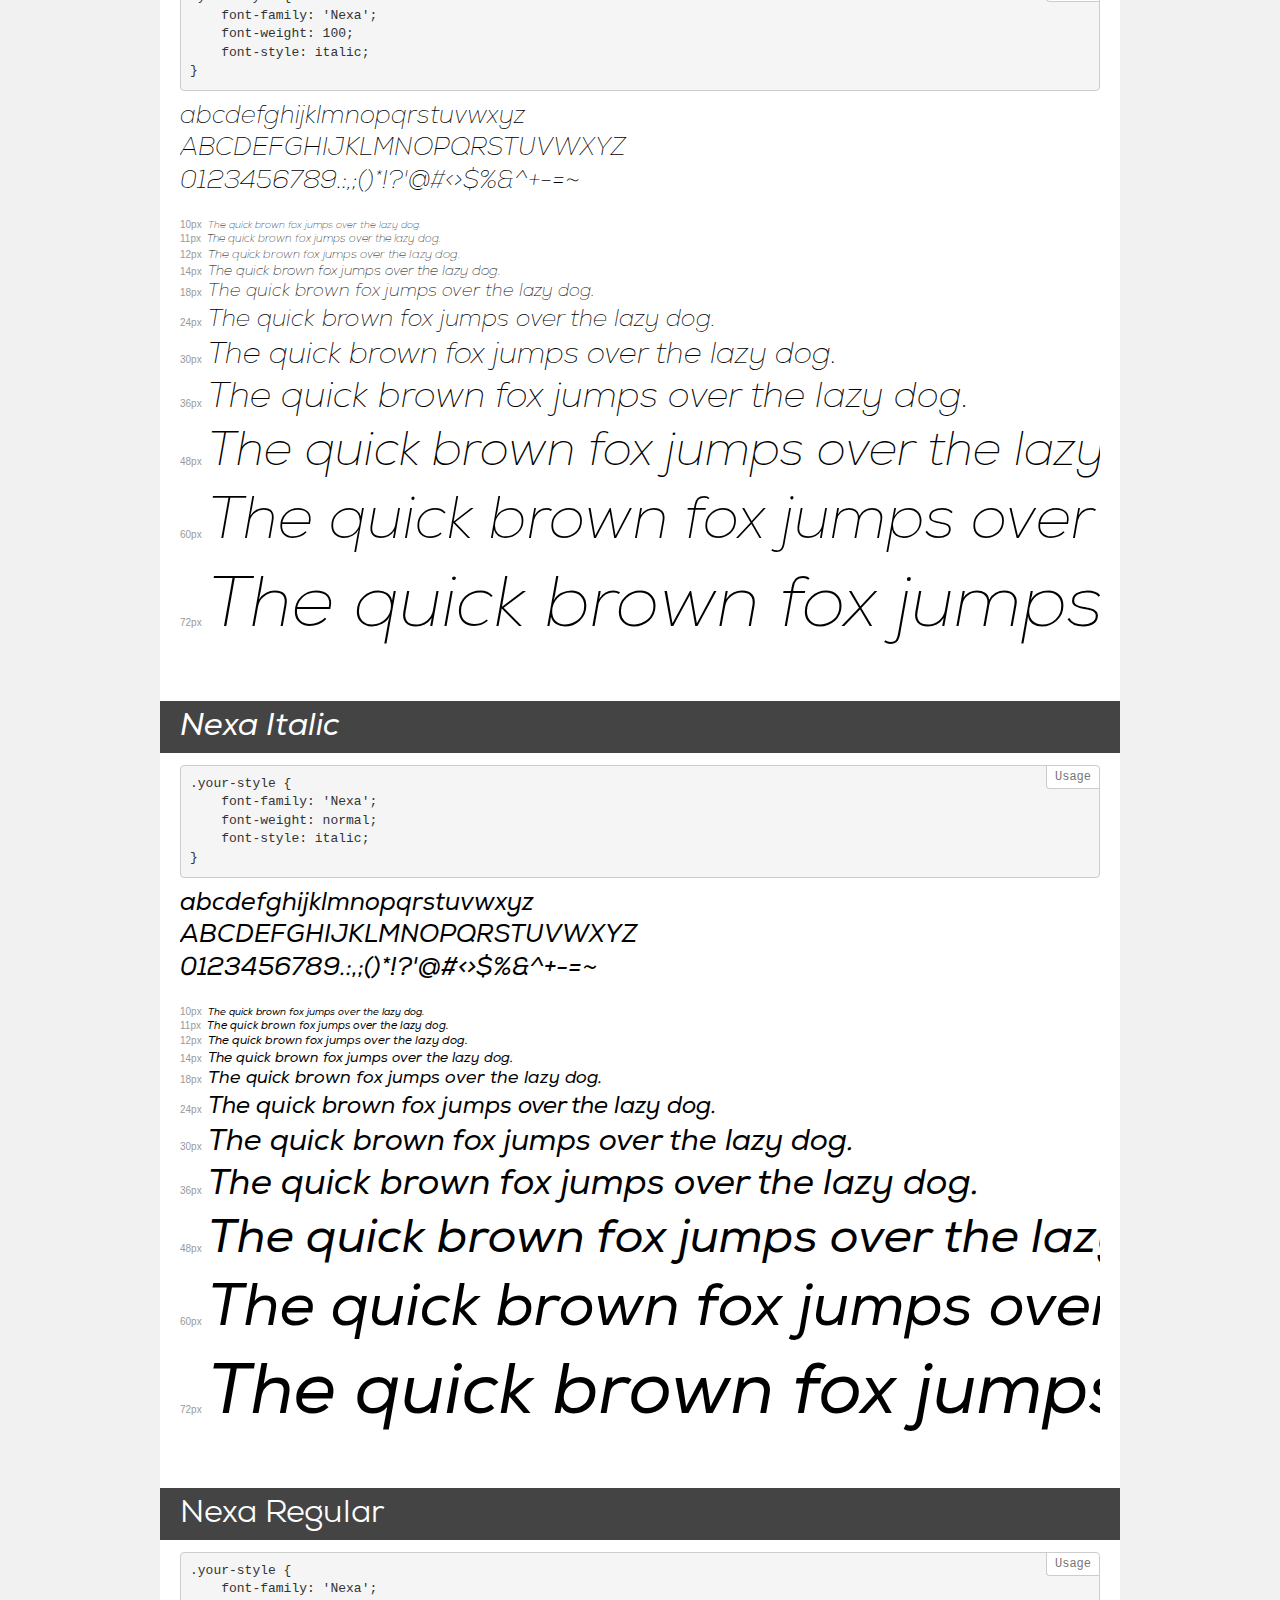
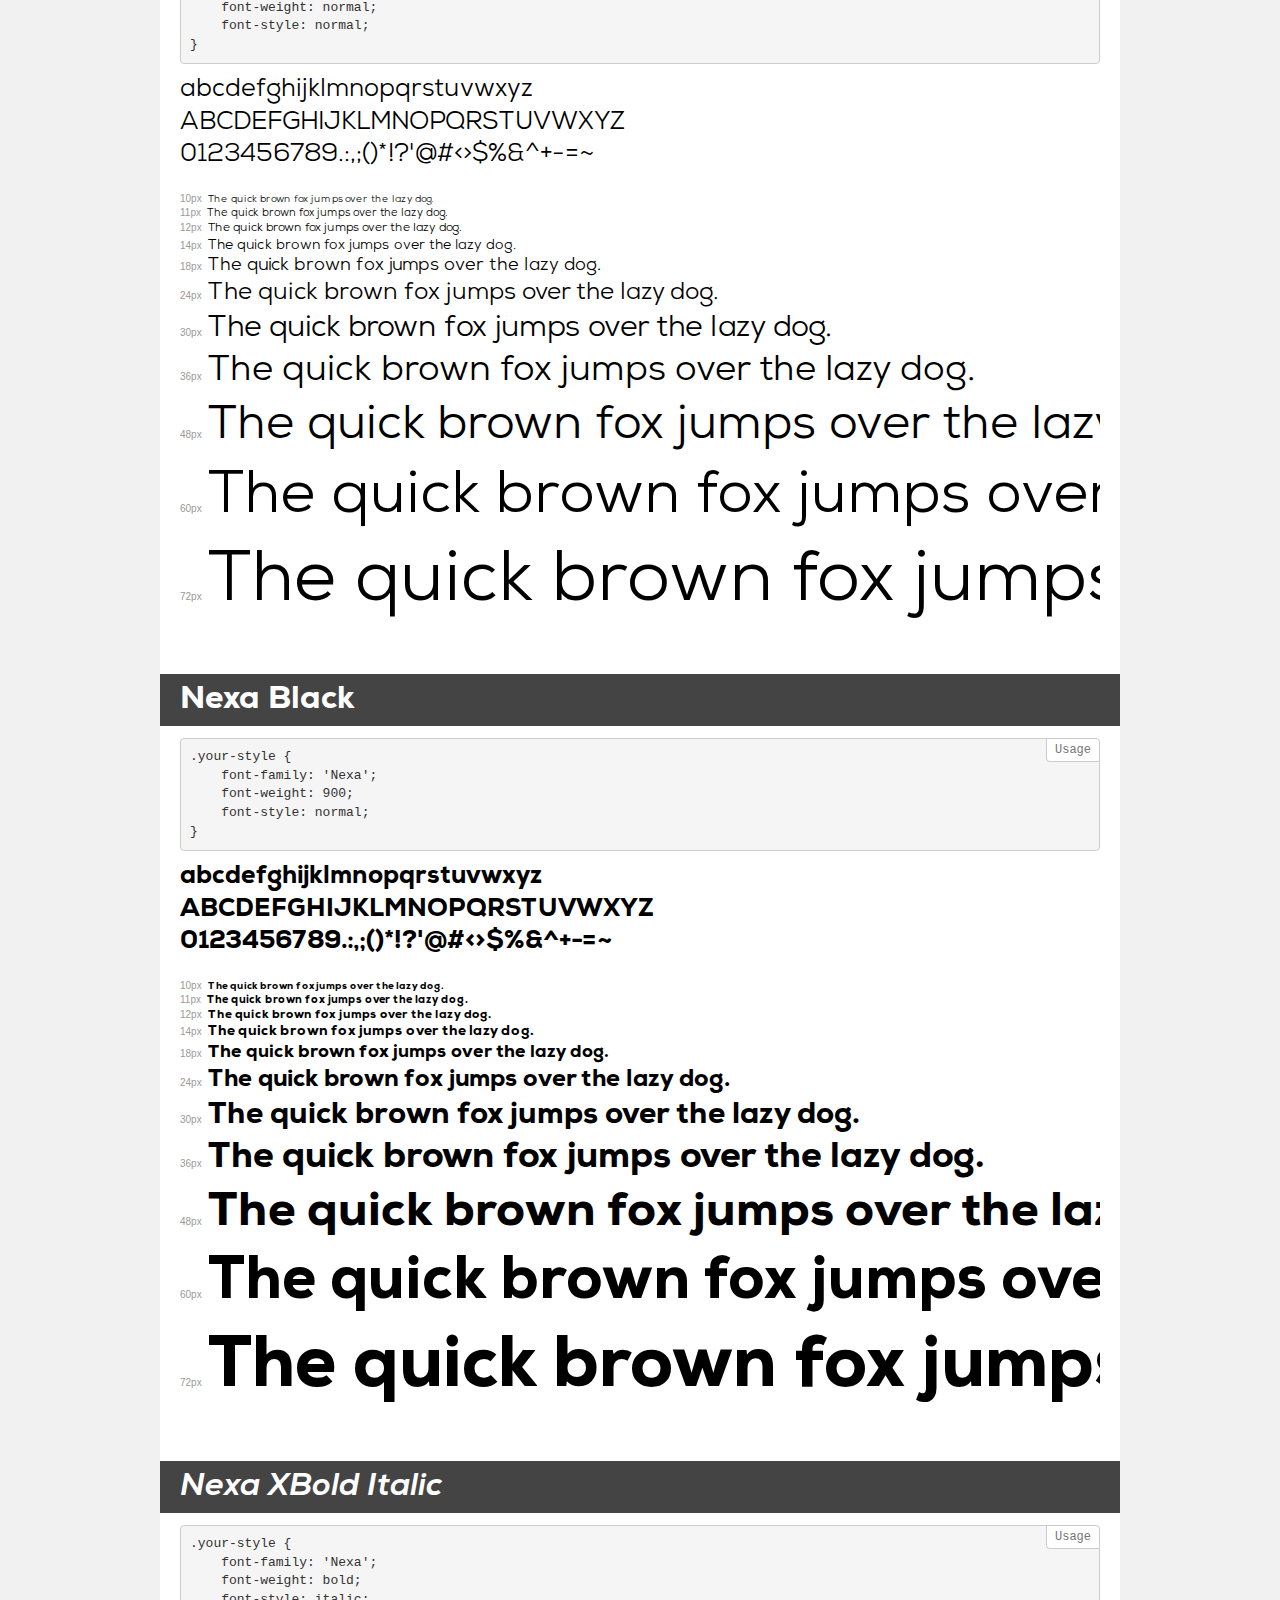
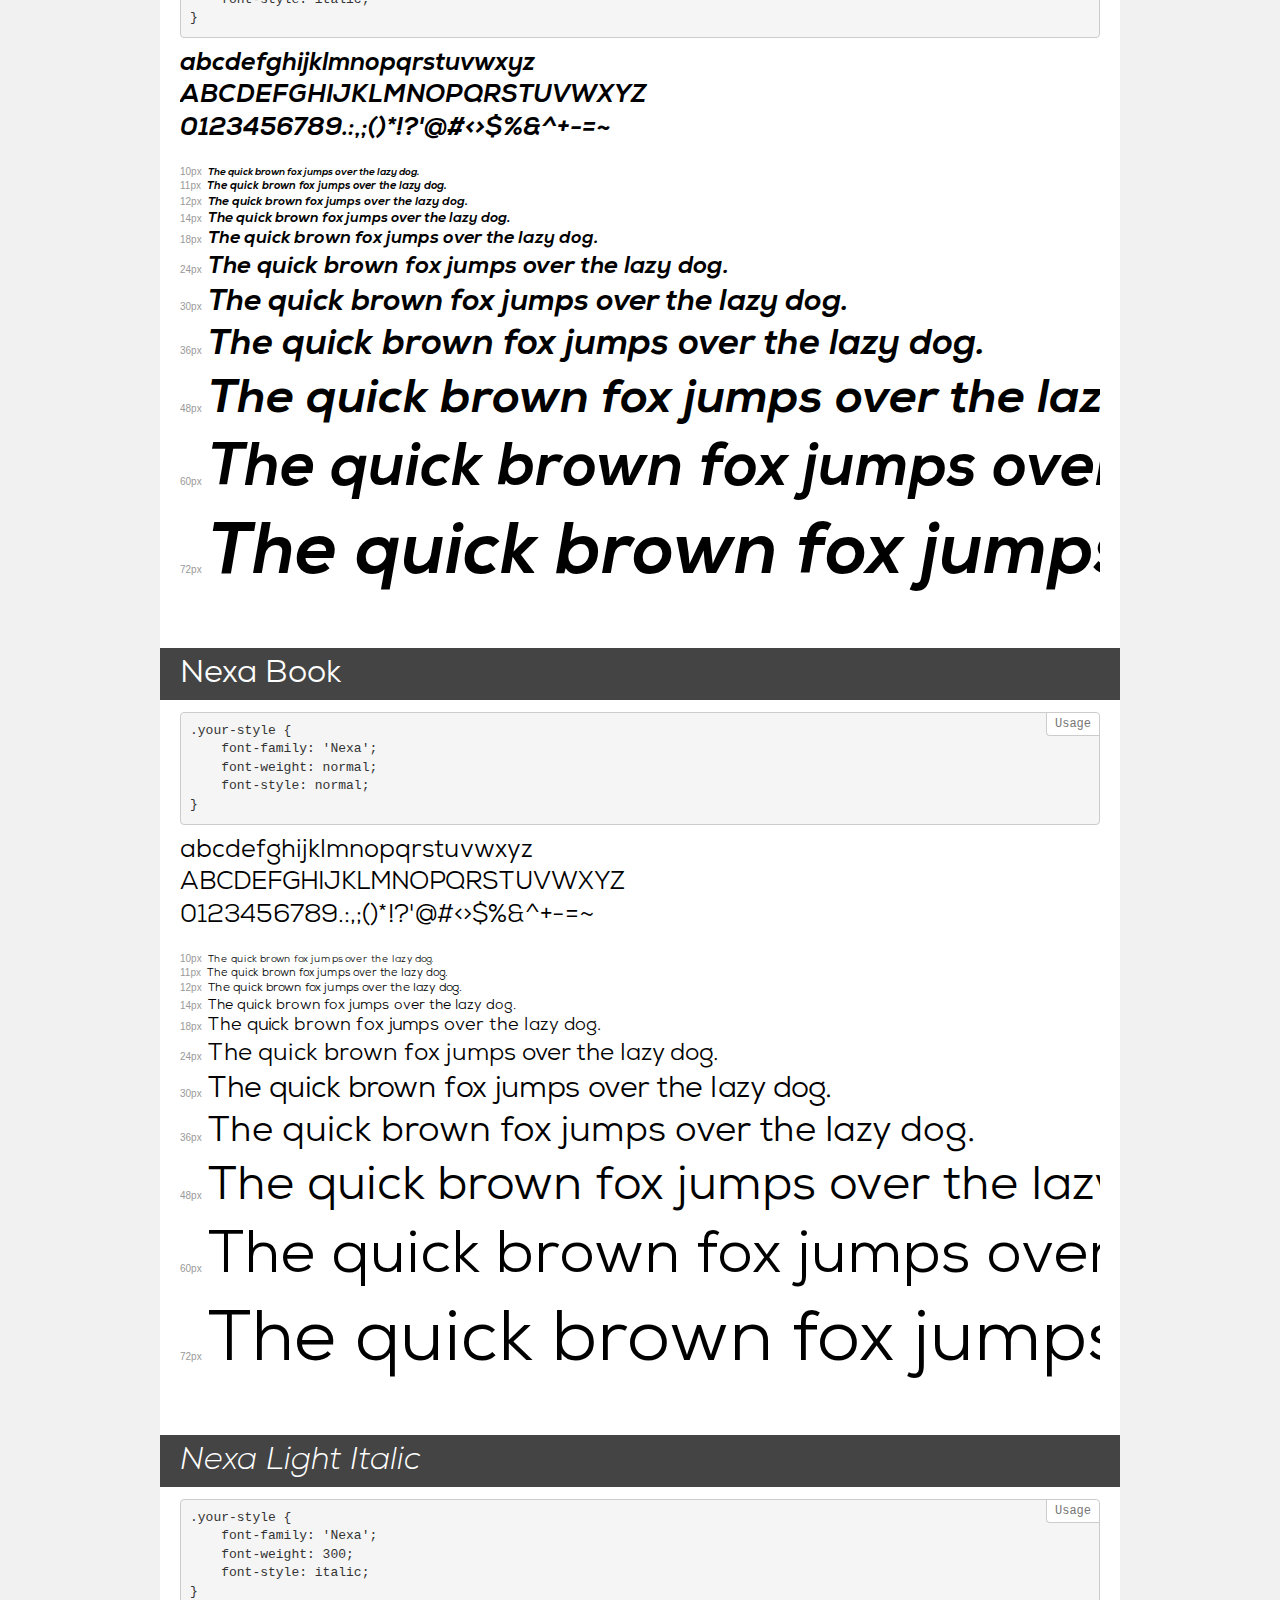
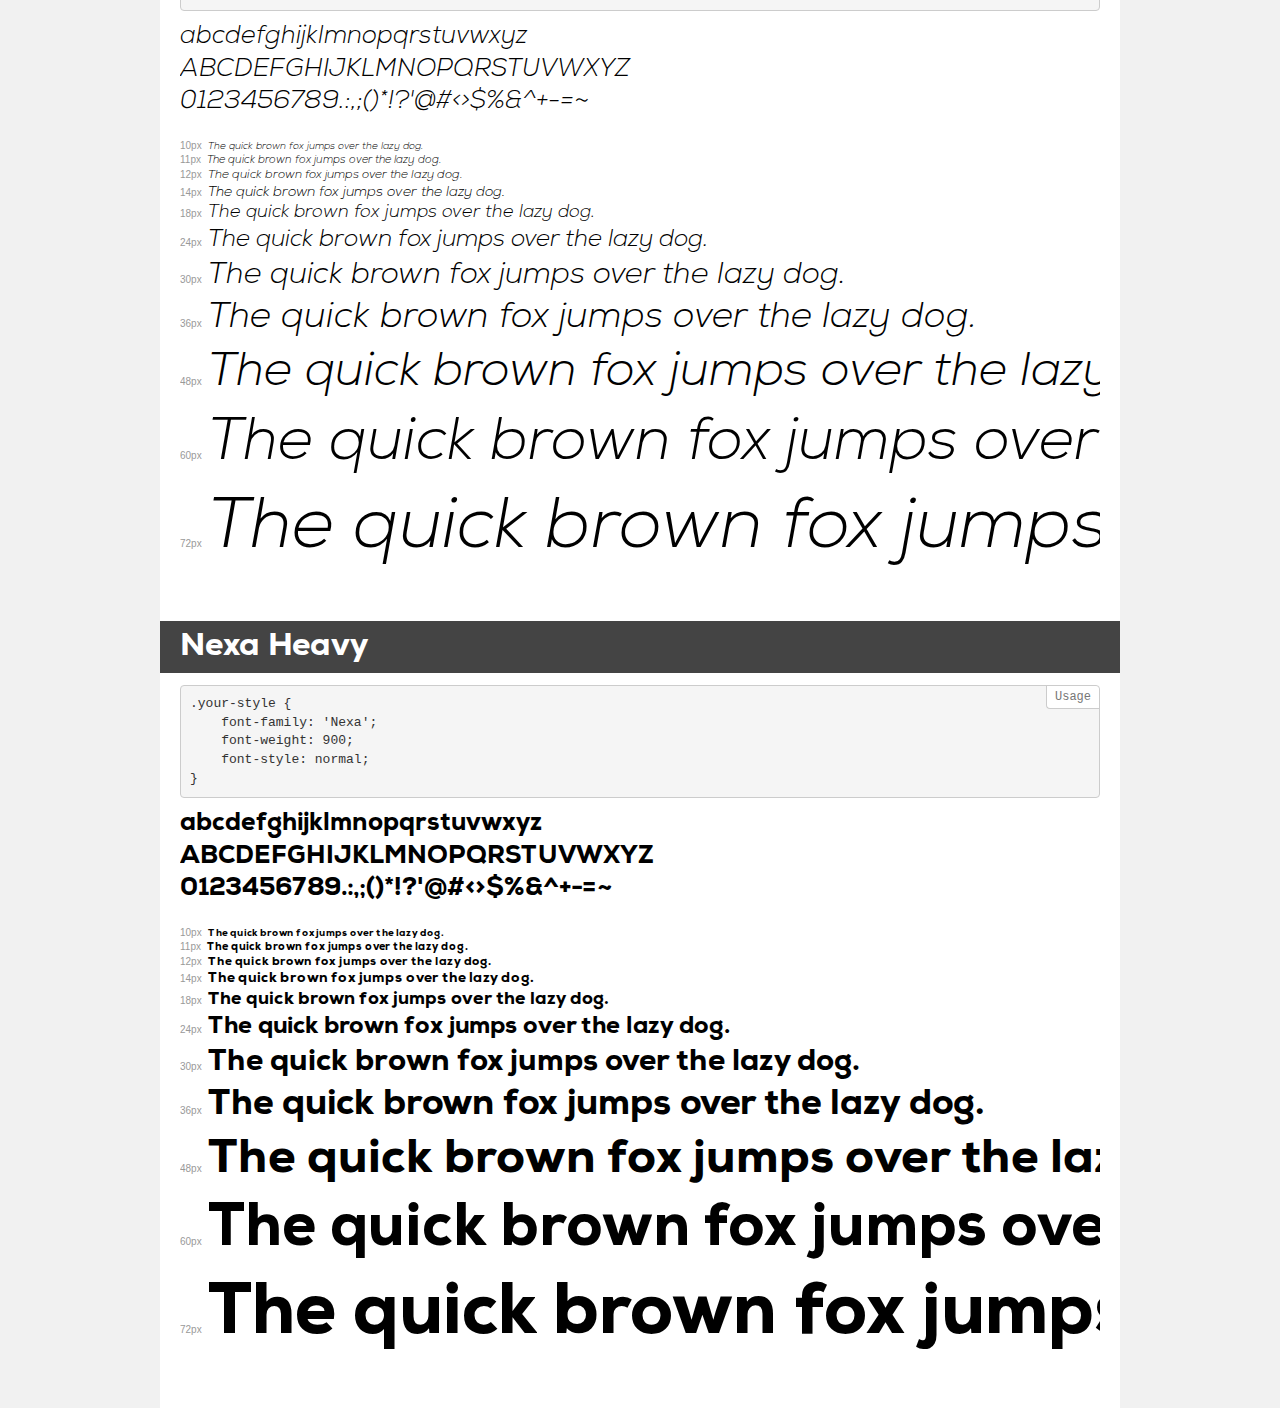
<file: font/demo.html>
<!DOCTYPE html>
<html>
<head>
    <meta charset="utf-8">
    <meta http-equiv="X-UA-Compatible" content="IE=edge">
    <meta name="viewport" content="width=device-width, initial-scale=1">
    <meta name="robots" content="noindex, noarchive">
    <meta name="format-detection" content="telephone=no">
    <title>Transfonter demo</title>
    <link href="stylesheet.css" rel="stylesheet">
    <style>
        /*
        http://meyerweb.com/eric/tools/css/reset/
        v2.0 | 20110126
        License: none (public domain)
        */
        html, body, div, span, applet, object, iframe,
        h1, h2, h3, h4, h5, h6, p, blockquote, pre,
        a, abbr, acronym, address, big, cite, code,
        del, dfn, em, img, ins, kbd, q, s, samp,
        small, strike, strong, sub, sup, tt, var,
        b, u, i, center,
        dl, dt, dd, ol, ul, li,
        fieldset, form, label, legend,
        table, caption, tbody, tfoot, thead, tr, th, td,
        article, aside, canvas, details, embed,
        figure, figcaption, footer, header, hgroup,
        menu, nav, output, ruby, section, summary,
        time, mark, audio, video {
            margin: 0;
            padding: 0;
            border: 0;
            font-size: 100%;
            font: inherit;
            vertical-align: baseline;
        }
        /* HTML5 display-role reset for older browsers */
        article, aside, details, figcaption, figure,
        footer, header, hgroup, menu, nav, section {
            display: block;
        }
        body {
            line-height: 1;
        }
        ol, ul {
            list-style: none;
        }
        blockquote, q {
            quotes: none;
        }
        blockquote:before, blockquote:after,
        q:before, q:after {
            content: '';
            content: none;
        }
        table {
            border-collapse: collapse;
            border-spacing: 0;
        }
        /* common styles */
        body {
            background: #f1f1f1;
            color: #000;
        }
        .page {
            background: #fff;
            width: 920px;
            margin: 0 auto;
            padding: 20px 20px 0 20px;
            overflow: hidden;
        }
        .font-container {
            overflow-x: auto;
            overflow-y: hidden;
            margin-bottom: 40px;
            line-height: 1.3;
            white-space: nowrap;
            padding-bottom: 5px;
        }
        h1 {
            position: relative;
            background: #444;
            font-size: 32px;
            color: #fff;
            padding: 10px 20px;
            margin: 0 -20px 12px -20px;
        }
        .letters {
            font-size: 25px;
            margin-bottom: 20px;
        }
        .s10:before {
            content: '10px';
        }
        .s11:before {
            content: '11px';
        }
        .s12:before {
            content: '12px';
        }
        .s14:before {
            content: '14px';
        }
        .s18:before {
            content: '18px';
        }
        .s24:before {
            content: '24px';
        }
        .s30:before {
            content: '30px';
        }
        .s36:before {
            content: '36px';
        }
        .s48:before {
            content: '48px';
        }
        .s60:before {
            content: '60px';
        }
        .s72:before {
            content: '72px';
        }
        .s10:before, .s11:before, .s12:before, .s14:before,
        .s18:before, .s24:before, .s30:before, .s36:before,
        .s48:before, .s60:before, .s72:before {
            font-family: Arial, sans-serif;
            font-size: 10px;
            font-weight: normal;
            font-style: normal;
            color: #999;
            padding-right: 6px;
        }
        pre {
            display: block;
            position: relative;
            padding: 9px;
            margin: 0 0 10px;
            font-family: Monaco, Menlo, Consolas, "Courier New", monospace !important;
            font-size: 13px;
            line-height: 1.428571429;
            color: #333;
            font-weight: normal !important;
            font-style: normal !important;
            background-color: #f5f5f5;
            border: 1px solid #ccc;
            overflow-x: auto;
            border-radius: 4px;
        }
        pre:after {
            display: block;
            position: absolute;
            right: 0;
            top: 0;
            content: 'Usage';
            line-height: 1;
            padding: 5px 8px;
            font-size: 12px;
            color: #767676;
            background-color: #fff;
            border: 1px solid #ccc;
            border-right: none;
            border-top: none;
            border-radius: 0 4px 0 4px;
            z-index: 10;
        }
        /* responsive */
        @media (max-width: 959px) {
            .page {
                width: auto;
                margin: 0;
            }
        }
    </style>
</head>
<body>
<div class="page">
    <div class="demo" style="font-family: 'Nexa'; font-weight: 300; font-style: normal;">
        <h1>Nexa Light</h1>
        <pre>.your-style {
    font-family: 'Nexa';
    font-weight: 300;
    font-style: normal;
}</pre>
        <div class="font-container">
            <p class="letters">
                abcdefghijklmnopqrstuvwxyz<br>
ABCDEFGHIJKLMNOPQRSTUVWXYZ<br>
                0123456789.:,;()*!?'@#<>$%&^+-=~
            </p>
            <p class="s10" style="font-size: 10px;">The quick brown fox jumps over the lazy dog.</p>
            <p class="s11" style="font-size: 11px;">The quick brown fox jumps over the lazy dog.</p>
            <p class="s12" style="font-size: 12px;">The quick brown fox jumps over the lazy dog.</p>
            <p class="s14" style="font-size: 14px;">The quick brown fox jumps over the lazy dog.</p>
            <p class="s18" style="font-size: 18px;">The quick brown fox jumps over the lazy dog.</p>
            <p class="s24" style="font-size: 24px;">The quick brown fox jumps over the lazy dog.</p>
            <p class="s30" style="font-size: 30px;">The quick brown fox jumps over the lazy dog.</p>
            <p class="s36" style="font-size: 36px;">The quick brown fox jumps over the lazy dog.</p>
            <p class="s48" style="font-size: 48px;">The quick brown fox jumps over the lazy dog.</p>
            <p class="s60" style="font-size: 60px;">The quick brown fox jumps over the lazy dog.</p>
            <p class="s72" style="font-size: 72px;">The quick brown fox jumps over the lazy dog.</p>
        </div>
    </div>
    <div class="demo" style="font-family: 'Nexa'; font-weight: 100; font-style: normal;">
        <h1>Nexa Thin</h1>
        <pre>.your-style {
    font-family: 'Nexa';
    font-weight: 100;
    font-style: normal;
}</pre>
        <div class="font-container">
            <p class="letters">
                abcdefghijklmnopqrstuvwxyz<br>
ABCDEFGHIJKLMNOPQRSTUVWXYZ<br>
                0123456789.:,;()*!?'@#<>$%&^+-=~
            </p>
            <p class="s10" style="font-size: 10px;">The quick brown fox jumps over the lazy dog.</p>
            <p class="s11" style="font-size: 11px;">The quick brown fox jumps over the lazy dog.</p>
            <p class="s12" style="font-size: 12px;">The quick brown fox jumps over the lazy dog.</p>
            <p class="s14" style="font-size: 14px;">The quick brown fox jumps over the lazy dog.</p>
            <p class="s18" style="font-size: 18px;">The quick brown fox jumps over the lazy dog.</p>
            <p class="s24" style="font-size: 24px;">The quick brown fox jumps over the lazy dog.</p>
            <p class="s30" style="font-size: 30px;">The quick brown fox jumps over the lazy dog.</p>
            <p class="s36" style="font-size: 36px;">The quick brown fox jumps over the lazy dog.</p>
            <p class="s48" style="font-size: 48px;">The quick brown fox jumps over the lazy dog.</p>
            <p class="s60" style="font-size: 60px;">The quick brown fox jumps over the lazy dog.</p>
            <p class="s72" style="font-size: 72px;">The quick brown fox jumps over the lazy dog.</p>
        </div>
    </div>
    <div class="demo" style="font-family: 'Nexa'; font-weight: 900; font-style: italic;">
        <h1>Nexa Heavy Italic</h1>
        <pre>.your-style {
    font-family: 'Nexa';
    font-weight: 900;
    font-style: italic;
}</pre>
        <div class="font-container">
            <p class="letters">
                abcdefghijklmnopqrstuvwxyz<br>
ABCDEFGHIJKLMNOPQRSTUVWXYZ<br>
                0123456789.:,;()*!?'@#<>$%&^+-=~
            </p>
            <p class="s10" style="font-size: 10px;">The quick brown fox jumps over the lazy dog.</p>
            <p class="s11" style="font-size: 11px;">The quick brown fox jumps over the lazy dog.</p>
            <p class="s12" style="font-size: 12px;">The quick brown fox jumps over the lazy dog.</p>
            <p class="s14" style="font-size: 14px;">The quick brown fox jumps over the lazy dog.</p>
            <p class="s18" style="font-size: 18px;">The quick brown fox jumps over the lazy dog.</p>
            <p class="s24" style="font-size: 24px;">The quick brown fox jumps over the lazy dog.</p>
            <p class="s30" style="font-size: 30px;">The quick brown fox jumps over the lazy dog.</p>
            <p class="s36" style="font-size: 36px;">The quick brown fox jumps over the lazy dog.</p>
            <p class="s48" style="font-size: 48px;">The quick brown fox jumps over the lazy dog.</p>
            <p class="s60" style="font-size: 60px;">The quick brown fox jumps over the lazy dog.</p>
            <p class="s72" style="font-size: 72px;">The quick brown fox jumps over the lazy dog.</p>
        </div>
    </div>
    <div class="demo" style="font-family: 'Nexa'; font-weight: bold; font-style: normal;">
        <h1>Nexa XBold</h1>
        <pre>.your-style {
    font-family: 'Nexa';
    font-weight: bold;
    font-style: normal;
}</pre>
        <div class="font-container">
            <p class="letters">
                abcdefghijklmnopqrstuvwxyz<br>
ABCDEFGHIJKLMNOPQRSTUVWXYZ<br>
                0123456789.:,;()*!?'@#<>$%&^+-=~
            </p>
            <p class="s10" style="font-size: 10px;">The quick brown fox jumps over the lazy dog.</p>
            <p class="s11" style="font-size: 11px;">The quick brown fox jumps over the lazy dog.</p>
            <p class="s12" style="font-size: 12px;">The quick brown fox jumps over the lazy dog.</p>
            <p class="s14" style="font-size: 14px;">The quick brown fox jumps over the lazy dog.</p>
            <p class="s18" style="font-size: 18px;">The quick brown fox jumps over the lazy dog.</p>
            <p class="s24" style="font-size: 24px;">The quick brown fox jumps over the lazy dog.</p>
            <p class="s30" style="font-size: 30px;">The quick brown fox jumps over the lazy dog.</p>
            <p class="s36" style="font-size: 36px;">The quick brown fox jumps over the lazy dog.</p>
            <p class="s48" style="font-size: 48px;">The quick brown fox jumps over the lazy dog.</p>
            <p class="s60" style="font-size: 60px;">The quick brown fox jumps over the lazy dog.</p>
            <p class="s72" style="font-size: 72px;">The quick brown fox jumps over the lazy dog.</p>
        </div>
    </div>
    <div class="demo" style="font-family: 'Nexa'; font-weight: 900; font-style: italic;">
        <h1>Nexa Black Italic</h1>
        <pre>.your-style {
    font-family: 'Nexa';
    font-weight: 900;
    font-style: italic;
}</pre>
        <div class="font-container">
            <p class="letters">
                abcdefghijklmnopqrstuvwxyz<br>
ABCDEFGHIJKLMNOPQRSTUVWXYZ<br>
                0123456789.:,;()*!?'@#<>$%&^+-=~
            </p>
            <p class="s10" style="font-size: 10px;">The quick brown fox jumps over the lazy dog.</p>
            <p class="s11" style="font-size: 11px;">The quick brown fox jumps over the lazy dog.</p>
            <p class="s12" style="font-size: 12px;">The quick brown fox jumps over the lazy dog.</p>
            <p class="s14" style="font-size: 14px;">The quick brown fox jumps over the lazy dog.</p>
            <p class="s18" style="font-size: 18px;">The quick brown fox jumps over the lazy dog.</p>
            <p class="s24" style="font-size: 24px;">The quick brown fox jumps over the lazy dog.</p>
            <p class="s30" style="font-size: 30px;">The quick brown fox jumps over the lazy dog.</p>
            <p class="s36" style="font-size: 36px;">The quick brown fox jumps over the lazy dog.</p>
            <p class="s48" style="font-size: 48px;">The quick brown fox jumps over the lazy dog.</p>
            <p class="s60" style="font-size: 60px;">The quick brown fox jumps over the lazy dog.</p>
            <p class="s72" style="font-size: 72px;">The quick brown fox jumps over the lazy dog.</p>
        </div>
    </div>
    <div class="demo" style="font-family: 'Nexa'; font-weight: normal; font-style: italic;">
        <h1>Nexa Book Italic</h1>
        <pre>.your-style {
    font-family: 'Nexa';
    font-weight: normal;
    font-style: italic;
}</pre>
        <div class="font-container">
            <p class="letters">
                abcdefghijklmnopqrstuvwxyz<br>
ABCDEFGHIJKLMNOPQRSTUVWXYZ<br>
                0123456789.:,;()*!?'@#<>$%&^+-=~
            </p>
            <p class="s10" style="font-size: 10px;">The quick brown fox jumps over the lazy dog.</p>
            <p class="s11" style="font-size: 11px;">The quick brown fox jumps over the lazy dog.</p>
            <p class="s12" style="font-size: 12px;">The quick brown fox jumps over the lazy dog.</p>
            <p class="s14" style="font-size: 14px;">The quick brown fox jumps over the lazy dog.</p>
            <p class="s18" style="font-size: 18px;">The quick brown fox jumps over the lazy dog.</p>
            <p class="s24" style="font-size: 24px;">The quick brown fox jumps over the lazy dog.</p>
            <p class="s30" style="font-size: 30px;">The quick brown fox jumps over the lazy dog.</p>
            <p class="s36" style="font-size: 36px;">The quick brown fox jumps over the lazy dog.</p>
            <p class="s48" style="font-size: 48px;">The quick brown fox jumps over the lazy dog.</p>
            <p class="s60" style="font-size: 60px;">The quick brown fox jumps over the lazy dog.</p>
            <p class="s72" style="font-size: 72px;">The quick brown fox jumps over the lazy dog.</p>
        </div>
    </div>
    <div class="demo" style="font-family: 'Nexa'; font-weight: bold; font-style: normal;">
        <h1>Nexa Bold</h1>
        <pre>.your-style {
    font-family: 'Nexa';
    font-weight: bold;
    font-style: normal;
}</pre>
        <div class="font-container">
            <p class="letters">
                abcdefghijklmnopqrstuvwxyz<br>
ABCDEFGHIJKLMNOPQRSTUVWXYZ<br>
                0123456789.:,;()*!?'@#<>$%&^+-=~
            </p>
            <p class="s10" style="font-size: 10px;">The quick brown fox jumps over the lazy dog.</p>
            <p class="s11" style="font-size: 11px;">The quick brown fox jumps over the lazy dog.</p>
            <p class="s12" style="font-size: 12px;">The quick brown fox jumps over the lazy dog.</p>
            <p class="s14" style="font-size: 14px;">The quick brown fox jumps over the lazy dog.</p>
            <p class="s18" style="font-size: 18px;">The quick brown fox jumps over the lazy dog.</p>
            <p class="s24" style="font-size: 24px;">The quick brown fox jumps over the lazy dog.</p>
            <p class="s30" style="font-size: 30px;">The quick brown fox jumps over the lazy dog.</p>
            <p class="s36" style="font-size: 36px;">The quick brown fox jumps over the lazy dog.</p>
            <p class="s48" style="font-size: 48px;">The quick brown fox jumps over the lazy dog.</p>
            <p class="s60" style="font-size: 60px;">The quick brown fox jumps over the lazy dog.</p>
            <p class="s72" style="font-size: 72px;">The quick brown fox jumps over the lazy dog.</p>
        </div>
    </div>
    <div class="demo" style="font-family: 'Nexa'; font-weight: bold; font-style: italic;">
        <h1>Nexa Bold Italic</h1>
        <pre>.your-style {
    font-family: 'Nexa';
    font-weight: bold;
    font-style: italic;
}</pre>
        <div class="font-container">
            <p class="letters">
                abcdefghijklmnopqrstuvwxyz<br>
ABCDEFGHIJKLMNOPQRSTUVWXYZ<br>
                0123456789.:,;()*!?'@#<>$%&^+-=~
            </p>
            <p class="s10" style="font-size: 10px;">The quick brown fox jumps over the lazy dog.</p>
            <p class="s11" style="font-size: 11px;">The quick brown fox jumps over the lazy dog.</p>
            <p class="s12" style="font-size: 12px;">The quick brown fox jumps over the lazy dog.</p>
            <p class="s14" style="font-size: 14px;">The quick brown fox jumps over the lazy dog.</p>
            <p class="s18" style="font-size: 18px;">The quick brown fox jumps over the lazy dog.</p>
            <p class="s24" style="font-size: 24px;">The quick brown fox jumps over the lazy dog.</p>
            <p class="s30" style="font-size: 30px;">The quick brown fox jumps over the lazy dog.</p>
            <p class="s36" style="font-size: 36px;">The quick brown fox jumps over the lazy dog.</p>
            <p class="s48" style="font-size: 48px;">The quick brown fox jumps over the lazy dog.</p>
            <p class="s60" style="font-size: 60px;">The quick brown fox jumps over the lazy dog.</p>
            <p class="s72" style="font-size: 72px;">The quick brown fox jumps over the lazy dog.</p>
        </div>
    </div>
    <div class="demo" style="font-family: 'Nexa'; font-weight: 100; font-style: italic;">
        <h1>Nexa Thin Italic</h1>
        <pre>.your-style {
    font-family: 'Nexa';
    font-weight: 100;
    font-style: italic;
}</pre>
        <div class="font-container">
            <p class="letters">
                abcdefghijklmnopqrstuvwxyz<br>
ABCDEFGHIJKLMNOPQRSTUVWXYZ<br>
                0123456789.:,;()*!?'@#<>$%&^+-=~
            </p>
            <p class="s10" style="font-size: 10px;">The quick brown fox jumps over the lazy dog.</p>
            <p class="s11" style="font-size: 11px;">The quick brown fox jumps over the lazy dog.</p>
            <p class="s12" style="font-size: 12px;">The quick brown fox jumps over the lazy dog.</p>
            <p class="s14" style="font-size: 14px;">The quick brown fox jumps over the lazy dog.</p>
            <p class="s18" style="font-size: 18px;">The quick brown fox jumps over the lazy dog.</p>
            <p class="s24" style="font-size: 24px;">The quick brown fox jumps over the lazy dog.</p>
            <p class="s30" style="font-size: 30px;">The quick brown fox jumps over the lazy dog.</p>
            <p class="s36" style="font-size: 36px;">The quick brown fox jumps over the lazy dog.</p>
            <p class="s48" style="font-size: 48px;">The quick brown fox jumps over the lazy dog.</p>
            <p class="s60" style="font-size: 60px;">The quick brown fox jumps over the lazy dog.</p>
            <p class="s72" style="font-size: 72px;">The quick brown fox jumps over the lazy dog.</p>
        </div>
    </div>
    <div class="demo" style="font-family: 'Nexa'; font-weight: normal; font-style: italic;">
        <h1>Nexa Italic</h1>
        <pre>.your-style {
    font-family: 'Nexa';
    font-weight: normal;
    font-style: italic;
}</pre>
        <div class="font-container">
            <p class="letters">
                abcdefghijklmnopqrstuvwxyz<br>
ABCDEFGHIJKLMNOPQRSTUVWXYZ<br>
                0123456789.:,;()*!?'@#<>$%&^+-=~
            </p>
            <p class="s10" style="font-size: 10px;">The quick brown fox jumps over the lazy dog.</p>
            <p class="s11" style="font-size: 11px;">The quick brown fox jumps over the lazy dog.</p>
            <p class="s12" style="font-size: 12px;">The quick brown fox jumps over the lazy dog.</p>
            <p class="s14" style="font-size: 14px;">The quick brown fox jumps over the lazy dog.</p>
            <p class="s18" style="font-size: 18px;">The quick brown fox jumps over the lazy dog.</p>
            <p class="s24" style="font-size: 24px;">The quick brown fox jumps over the lazy dog.</p>
            <p class="s30" style="font-size: 30px;">The quick brown fox jumps over the lazy dog.</p>
            <p class="s36" style="font-size: 36px;">The quick brown fox jumps over the lazy dog.</p>
            <p class="s48" style="font-size: 48px;">The quick brown fox jumps over the lazy dog.</p>
            <p class="s60" style="font-size: 60px;">The quick brown fox jumps over the lazy dog.</p>
            <p class="s72" style="font-size: 72px;">The quick brown fox jumps over the lazy dog.</p>
        </div>
    </div>
    <div class="demo" style="font-family: 'Nexa'; font-weight: normal; font-style: normal;">
        <h1>Nexa Regular</h1>
        <pre>.your-style {
    font-family: 'Nexa';
    font-weight: normal;
    font-style: normal;
}</pre>
        <div class="font-container">
            <p class="letters">
                abcdefghijklmnopqrstuvwxyz<br>
ABCDEFGHIJKLMNOPQRSTUVWXYZ<br>
                0123456789.:,;()*!?'@#<>$%&^+-=~
            </p>
            <p class="s10" style="font-size: 10px;">The quick brown fox jumps over the lazy dog.</p>
            <p class="s11" style="font-size: 11px;">The quick brown fox jumps over the lazy dog.</p>
            <p class="s12" style="font-size: 12px;">The quick brown fox jumps over the lazy dog.</p>
            <p class="s14" style="font-size: 14px;">The quick brown fox jumps over the lazy dog.</p>
            <p class="s18" style="font-size: 18px;">The quick brown fox jumps over the lazy dog.</p>
            <p class="s24" style="font-size: 24px;">The quick brown fox jumps over the lazy dog.</p>
            <p class="s30" style="font-size: 30px;">The quick brown fox jumps over the lazy dog.</p>
            <p class="s36" style="font-size: 36px;">The quick brown fox jumps over the lazy dog.</p>
            <p class="s48" style="font-size: 48px;">The quick brown fox jumps over the lazy dog.</p>
            <p class="s60" style="font-size: 60px;">The quick brown fox jumps over the lazy dog.</p>
            <p class="s72" style="font-size: 72px;">The quick brown fox jumps over the lazy dog.</p>
        </div>
    </div>
    <div class="demo" style="font-family: 'Nexa'; font-weight: 900; font-style: normal;">
        <h1>Nexa Black</h1>
        <pre>.your-style {
    font-family: 'Nexa';
    font-weight: 900;
    font-style: normal;
}</pre>
        <div class="font-container">
            <p class="letters">
                abcdefghijklmnopqrstuvwxyz<br>
ABCDEFGHIJKLMNOPQRSTUVWXYZ<br>
                0123456789.:,;()*!?'@#<>$%&^+-=~
            </p>
            <p class="s10" style="font-size: 10px;">The quick brown fox jumps over the lazy dog.</p>
            <p class="s11" style="font-size: 11px;">The quick brown fox jumps over the lazy dog.</p>
            <p class="s12" style="font-size: 12px;">The quick brown fox jumps over the lazy dog.</p>
            <p class="s14" style="font-size: 14px;">The quick brown fox jumps over the lazy dog.</p>
            <p class="s18" style="font-size: 18px;">The quick brown fox jumps over the lazy dog.</p>
            <p class="s24" style="font-size: 24px;">The quick brown fox jumps over the lazy dog.</p>
            <p class="s30" style="font-size: 30px;">The quick brown fox jumps over the lazy dog.</p>
            <p class="s36" style="font-size: 36px;">The quick brown fox jumps over the lazy dog.</p>
            <p class="s48" style="font-size: 48px;">The quick brown fox jumps over the lazy dog.</p>
            <p class="s60" style="font-size: 60px;">The quick brown fox jumps over the lazy dog.</p>
            <p class="s72" style="font-size: 72px;">The quick brown fox jumps over the lazy dog.</p>
        </div>
    </div>
    <div class="demo" style="font-family: 'Nexa'; font-weight: bold; font-style: italic;">
        <h1>Nexa XBold Italic</h1>
        <pre>.your-style {
    font-family: 'Nexa';
    font-weight: bold;
    font-style: italic;
}</pre>
        <div class="font-container">
            <p class="letters">
                abcdefghijklmnopqrstuvwxyz<br>
ABCDEFGHIJKLMNOPQRSTUVWXYZ<br>
                0123456789.:,;()*!?'@#<>$%&^+-=~
            </p>
            <p class="s10" style="font-size: 10px;">The quick brown fox jumps over the lazy dog.</p>
            <p class="s11" style="font-size: 11px;">The quick brown fox jumps over the lazy dog.</p>
            <p class="s12" style="font-size: 12px;">The quick brown fox jumps over the lazy dog.</p>
            <p class="s14" style="font-size: 14px;">The quick brown fox jumps over the lazy dog.</p>
            <p class="s18" style="font-size: 18px;">The quick brown fox jumps over the lazy dog.</p>
            <p class="s24" style="font-size: 24px;">The quick brown fox jumps over the lazy dog.</p>
            <p class="s30" style="font-size: 30px;">The quick brown fox jumps over the lazy dog.</p>
            <p class="s36" style="font-size: 36px;">The quick brown fox jumps over the lazy dog.</p>
            <p class="s48" style="font-size: 48px;">The quick brown fox jumps over the lazy dog.</p>
            <p class="s60" style="font-size: 60px;">The quick brown fox jumps over the lazy dog.</p>
            <p class="s72" style="font-size: 72px;">The quick brown fox jumps over the lazy dog.</p>
        </div>
    </div>
    <div class="demo" style="font-family: 'Nexa'; font-weight: normal; font-style: normal;">
        <h1>Nexa Book</h1>
        <pre>.your-style {
    font-family: 'Nexa';
    font-weight: normal;
    font-style: normal;
}</pre>
        <div class="font-container">
            <p class="letters">
                abcdefghijklmnopqrstuvwxyz<br>
ABCDEFGHIJKLMNOPQRSTUVWXYZ<br>
                0123456789.:,;()*!?'@#<>$%&^+-=~
            </p>
            <p class="s10" style="font-size: 10px;">The quick brown fox jumps over the lazy dog.</p>
            <p class="s11" style="font-size: 11px;">The quick brown fox jumps over the lazy dog.</p>
            <p class="s12" style="font-size: 12px;">The quick brown fox jumps over the lazy dog.</p>
            <p class="s14" style="font-size: 14px;">The quick brown fox jumps over the lazy dog.</p>
            <p class="s18" style="font-size: 18px;">The quick brown fox jumps over the lazy dog.</p>
            <p class="s24" style="font-size: 24px;">The quick brown fox jumps over the lazy dog.</p>
            <p class="s30" style="font-size: 30px;">The quick brown fox jumps over the lazy dog.</p>
            <p class="s36" style="font-size: 36px;">The quick brown fox jumps over the lazy dog.</p>
            <p class="s48" style="font-size: 48px;">The quick brown fox jumps over the lazy dog.</p>
            <p class="s60" style="font-size: 60px;">The quick brown fox jumps over the lazy dog.</p>
            <p class="s72" style="font-size: 72px;">The quick brown fox jumps over the lazy dog.</p>
        </div>
    </div>
    <div class="demo" style="font-family: 'Nexa'; font-weight: 300; font-style: italic;">
        <h1>Nexa Light Italic</h1>
        <pre>.your-style {
    font-family: 'Nexa';
    font-weight: 300;
    font-style: italic;
}</pre>
        <div class="font-container">
            <p class="letters">
                abcdefghijklmnopqrstuvwxyz<br>
ABCDEFGHIJKLMNOPQRSTUVWXYZ<br>
                0123456789.:,;()*!?'@#<>$%&^+-=~
            </p>
            <p class="s10" style="font-size: 10px;">The quick brown fox jumps over the lazy dog.</p>
            <p class="s11" style="font-size: 11px;">The quick brown fox jumps over the lazy dog.</p>
            <p class="s12" style="font-size: 12px;">The quick brown fox jumps over the lazy dog.</p>
            <p class="s14" style="font-size: 14px;">The quick brown fox jumps over the lazy dog.</p>
            <p class="s18" style="font-size: 18px;">The quick brown fox jumps over the lazy dog.</p>
            <p class="s24" style="font-size: 24px;">The quick brown fox jumps over the lazy dog.</p>
            <p class="s30" style="font-size: 30px;">The quick brown fox jumps over the lazy dog.</p>
            <p class="s36" style="font-size: 36px;">The quick brown fox jumps over the lazy dog.</p>
            <p class="s48" style="font-size: 48px;">The quick brown fox jumps over the lazy dog.</p>
            <p class="s60" style="font-size: 60px;">The quick brown fox jumps over the lazy dog.</p>
            <p class="s72" style="font-size: 72px;">The quick brown fox jumps over the lazy dog.</p>
        </div>
    </div>
    <div class="demo" style="font-family: 'Nexa'; font-weight: 900; font-style: normal;">
        <h1>Nexa Heavy</h1>
        <pre>.your-style {
    font-family: 'Nexa';
    font-weight: 900;
    font-style: normal;
}</pre>
        <div class="font-container">
            <p class="letters">
                abcdefghijklmnopqrstuvwxyz<br>
ABCDEFGHIJKLMNOPQRSTUVWXYZ<br>
                0123456789.:,;()*!?'@#<>$%&^+-=~
            </p>
            <p class="s10" style="font-size: 10px;">The quick brown fox jumps over the lazy dog.</p>
            <p class="s11" style="font-size: 11px;">The quick brown fox jumps over the lazy dog.</p>
            <p class="s12" style="font-size: 12px;">The quick brown fox jumps over the lazy dog.</p>
            <p class="s14" style="font-size: 14px;">The quick brown fox jumps over the lazy dog.</p>
            <p class="s18" style="font-size: 18px;">The quick brown fox jumps over the lazy dog.</p>
            <p class="s24" style="font-size: 24px;">The quick brown fox jumps over the lazy dog.</p>
            <p class="s30" style="font-size: 30px;">The quick brown fox jumps over the lazy dog.</p>
            <p class="s36" style="font-size: 36px;">The quick brown fox jumps over the lazy dog.</p>
            <p class="s48" style="font-size: 48px;">The quick brown fox jumps over the lazy dog.</p>
            <p class="s60" style="font-size: 60px;">The quick brown fox jumps over the lazy dog.</p>
            <p class="s72" style="font-size: 72px;">The quick brown fox jumps over the lazy dog.</p>
        </div>
    </div>
</div>
</body>
</html>
</file>
<file: css/style.css>
@font-face {
    font-family: 'Nexa-Bold';
    src: url('../font/Nexa-Bold.eot'); 
    src: url('../font/Nexa-Bold.eot?#iefix') format('embedded-opentype'),
         url('../font/Nexa-Bold.woff2') format('woff2'), 
         url('../font/Nexa-Bold.woff') format('woff'),
         url('../font/Nexa-Bold.ttf')  format('truetype'), 
        
  }

*{
    -webkit-box-sizing: border-box;
    -moz-box-sizing: border-box;
    box-sizing: border-box;
}
html{
    scroll-behavior: smooth;
}
body{
    font-family: "Nexa-Bold", sans-serif;
    background-color: #181025;
    margin: 0;
    padding: 0;
}
ul{
    list-style:none;
    margin: 0;
    padding: 0;
    
}
a{
    text-decoration: none;
}
.container
{
    padding-left: 15px;
    padding-right: 15px;
    margin-left: auto;
    margin-right: auto;
}
header{
    background-color: #332941;
    height: 50px;
}
header .content{
display: flex;
justify-content: space-between;
align-items: center;
gap: 15px;
}
header .links{
    display: flex;
    justify-content: center;
    align-items: center;
   gap: 8px;
}
header .links li{
    text-transform: capitalize;
    height: 50px;
    line-height: 50px;
   
}
header .links li a.linkimg{
    display: block;
    width: 30px;
    height: 30px;
    margin: 10px auto;
    margin-left: -10px;
}
header .links li a.nav{
    height: 100%;
    display: block;
  
    font-size: 9px;
    font-weight: 500;
color: white;
}
header .links li.folder{
    display: block;
  
    font-size: 9px;
    font-weight: 700;
color: white;
}
header .links li a.active{
   background-color: #181025;
   padding: 0 10px;
   color: #8a64fe;
}


header .links img{
    width: 100%;
    height: 100%;
}
header .right{
   

}
header .links .folder{
   
    height: 60%;
   
}
header .links .folder a{
    background-color: #8866fb;
    padding: 5px;
    border-radius: 5px;
    height: 60%;
    color: white;
   
 }
header .links .folder .en{
    background-color: #241c31;
   
 }

 /* start nav  */
 nav{
    margin-top: 30px;
 }
 nav .content ul{
display: flex;
justify-content: space-between;
align-items: center;
gap: 10px;
 }
 nav .content ul li a{
color: white;
display: block;
font-size: 9px;
font-weight: 500;
position: relative;
 }
 
 nav .content ul li a.active{
    position: relative;
 }
 nav .content ul li a.active::before{
    content: "";
    position: absolute;
    width: 50%;
    height: 3px;
    background-color: #32fc84;
    bottom: -10px;
 left: 50%;
 border-radius: 5px;
 transform: translateX(-50%);
 }


 .annonce{
    background-image: linear-gradient(to right,#8f3cee, #557ddd);
    margin-top: 10px;
 }
 .annonce .content, .annonce .content .text,.annonce .content .social{
    display: flex;
    justify-content: space-between;
    align-items: center;
    color: white;
    gap: 5px;
 }
 .annonce .content .text{
    gap: 5px;
 }
 .annonce .content .text i{
    font-size: 15px;
 }
 .annonce .content .text p{
font-size: 7px;
text-transform: capitalize;
font-weight: 500;
 }
 .annonce .content .social{
font-size: 11px;
gap: 5px;
 }
 .annonce .content .social a{
    color: white;
 }
 /* end nav  */
 /* start schema  */
 .schema{
    margin: 15px 0;
 }
 .schema .head{
display: flex;
justify-content: space-between;
align-items: center;
color: white;

 }
 .schema .head h2{
    text-transform: capitalize;
    font-weight: 500;
    font-size: 12px;
 }
 .schema .head .setting,.beta .setting{
 color: white;
 background-color: #312842;
width: 30px;
height: 30px;
display: flex;
justify-content: center;
align-items: center;
border-radius: 5px;
 }
 .schema .scemaRank{
    color: white;
 }
 .schema .scemaRank .ranhHead, .schema .scemaRank .rankcontent{
   display: flex;
   justify-content: space-between;
   align-items: center;
  gap: 8px;
 }
 .schema .scemaRank .ranhHead th,.schema .scemaRank td{
   font-size: 11px;
text-align: center;
font-weight: 500;
text-transform: capitalize;
 }
 .schema .scemaRank .rankcontent{
  
 }
 .schema .scemaRank .rankcontent p {
    display: flex;
    justify-content: center;
    align-items: center;
 }
 .schema .scemaRank .rankcontent p img{
 width: 25px;
 height: 25px;
 }
 table{
    color: white;
    text-align: center;
    border-collapse:separate; 
  border-spacing: 0 .5em;
  /* border-collapse: collapse; */
  width: 100%;
  
 }

 td:first-child,
 th:first-child {
   border-radius: 10px 0 0 10px;
 }
 td:last-child,
 th:last-child {
   border-radius: 0 10px 10px 0;
 }
table .ranhHead{
    height: 50px;
}
table th{
    font-size: 7px;

}
table td{
    font-size: 7px;}
 table th,table td{
    text-align: center;
    font-weight: 500;
    text-transform: capitalize;
 }
 .schema .first{
    display: flex;
    justify-content: center;
    align-items: center;
 }
 .schema .rankcontent{
    color: white;
    background-color: #332941;
    border-radius: 5px;
    text-transform: capitalize;
    
 }
 .schema table td i{
    color: #32fc84;
 }
 .schema .rankcontent td{
    /* padding:0px 5px; */
 }

 .schema table img{
    width: 25px;
    height: 25px;
    }

 /* end schema  */
 /* start uschema  */
 .Uschema{
    background-color: #332941;
    border-top-left-radius: 20px;
    border-top-right-radius: 20px;
    padding-top: 20px;
    margin-bottom: 0;
 }
 .Uschema .rankcontent{
    background-color: #241c31;
 }
 .Uschema .Ufirst{
    gap: 10px;
 }
 .Uschema .Ufirst img{
    background-color: #181025;
    padding: 5px;
    border-radius: 5px;
 }
 .Uschema .first span{
    margin: 10px 0;
   
 }
 .Uschema .first span :last-child{
color: #595065;
font-size: 7px;
 }
 .Uschema .date{
    color: #595065;
    display: block;
    text-align: start;
    font-size: 7px;
 }
 .Uschema .Ufirst{

 }
 .Uschema .btn{
    display: flex;
    justify-content: center;
    align-items: center;
    margin: 20px auto 0 auto;
    padding-bottom: 20px;

 }
 .Uschema .btn button{
background-color: #7603ff;
color: white;
border: none;
width: 60%;
border-radius: 6px;
padding: 10px 0;
font-size: 13px;
font-weight: 500;

 }
 /* end uschema  */
</file>
<file: css/dashboard.css>
.DashProfit{
   padding: 30px 0;
    background-color: #241c31;
}
.DashProfit .content{
display: flex;
justify-content: space-between;
align-items: flex-start;
color: white;

}
.DashProfit .walletBallance{
display: flex;
flex-direction: column;
gap: 10px;   
}
.DashProfit .walletBallance p,.DashProfit .walletBallance h3{
    padding: 0;
    margin: 0;
   text-transform: capitalize;

}
.DashProfit .walletBallance .profText{
   font-size: 10px;
   font-weight: 500;
}
.DashProfit .walletBallance .profhead{
   font-size: 11px;
   font-weight: 900;
}



.DashProfit .wither{
display: flex;
justify-content: space-between;
align-items: center;
background-color: #332941;
border-radius: 7px;
height: 30px;
padding: 0 5px;
margin-top: 15px;
text-transform: capitalize;
padding-left: 10px;
padding-right: 3px;

}
.DashProfit .wither .text{
font-size: 12px;
color: white;
font-weight: 900;
}
.DashProfit .wither .btnWither{
background-color: #7603ff;
border: none;
border-radius: 7px;
padding: 6px 40px;
color: white;
text-transform: capitalize;
font-size: 11px;
font-weight: 600;

}
/* charts */
.charts{
  margin-top: 30px;
  position: relative;
}
.charts .content{
    position: relative;
}
.charts .content .dashtext{
font-size: 12px;
padding: 0;
margin: 0;
color: white;
text-transform: capitalize;
}
.charts .content .graghs{
display: flex;
justify-content: space-between;
align-items: flex-start;
position: relative;
}
.charts .box,
.charts .box-copy {
    position: relative;
  width: 100px;
  height: 200px;
  display: box;
  /* margin: 5% auto auto auto; */
transform: translateY(-40%);
}

.charts .box-copy {
  /* border: 0; */
  margin: .5% 0;
  border: 0;
  height: 100%;
  top: 100%;
  z-index: 2;

}

.charts .contain {
  background-color: #5f5172;
  position: absolute;
  width: 5%;
  height: 30%;
  /* margin: 0 1em; */
  bottom: 0%;
  left: 2%;
  animation: slideUp 1s ease forwards;
}


.charts .first::after{
    content: "0.55%";
    position: absolute;
    top: -16px;
    color: white;
    font-size: 7px;
    left: 0%;
    transform: translateX(-50%);
    font-weight: 700;
}
.charts .contain:nth-of-type(2) {
  /* animation-delay: 1s; */
  background: #5f5172;
  height: 40%;
  left: 15%;
  animation: slideUp2 1s ease forwards;
}
.charts .contain:nth-of-type(2)::after{
    content: "0.65%";
    position: absolute;
    top: -16px;
    color: white;
    font-size: 7px;
    left:10%;
    transform: translateX(-50%);
    font-weight: 700;
}
.charts .contain:nth-of-type(3) {
  /* animation-delay: 1s; */
  background: #7603ff;
  height: 50%;
  left: 28%;
  animation: slideUp3 1s ease forwards;
}
.charts .contain:nth-of-type(3)::after{
    content: "0.80%";
    position: absolute;
    top: -16px;
    color: white;
    font-size: 7px;
    left: 0%;
    transform: translateX(-50%);
    font-weight: 700;
}
.charts .contain:nth-of-type(4) {
  /* animation-delay: 1s; */
  background: #332941;
  height: 30%;
  left: 41%;
}

.charts .contain:nth-of-type(5) {
  /* animation-delay: 1s; */
  background: #332941;
  height: 30%;
  left: 54%;
}

.charts .contain:nth-of-type(6) {
  /* animation-delay: 1s; */
  background: #332941;
  height: 30%;
  left: 67%;
}
.charts .contain:nth-of-type(7) {
  /* animation-delay: 1s; */
  background: #332941;
  height: 30%;
  left: 80%;
}
.charts .contain:nth-of-type(8) {
  /* animation-delay: 1s; */
  background: #332941;
  height: 30%;
  left: 93%;
}
.charts .contain:nth-of-type(9) {
  /* animation-delay: 1s; */
  background: #332941;
  height: 30%;
  left: 106%;
}
.charts .contain:nth-of-type(10) {
  /* animation-delay: 1s; */
  background: #332941;
  height: 30%;
  left: 119%;
}
.charts .contain:nth-of-type(11) {
  /* animation-delay: 1s; */
  background: #332941;
  height: 30%;
  left: 132%;
}

.charts .skill-name:nth-of-type(7) {
  left: 15%;
}


.charts .skill-name:nth-of-type(8) {
  left: 30%;
}

.charts .skill-name:nth-of-type(9) {
  left: 45%;
}



.skill-name:nth-of-type(10) {
  left: 60%;
}



.skill-name:nth-of-type(11) {
  left: 75%;
}

.graghs .box .rang{
    color: #6c4fc3;
    text-transform: capitalize;
    font-size: 7px;
    letter-spacing: .5;
    width: 168%;
}
@keyframes slideUp {
  0% {
    height: 0%;
  }

  100% {
    height: 30%;
  }
}

@keyframes slideUp2 {
  0% {
    height: 0%;
  }

  100% {
    height: 40%;
  }
}
@keyframes slideUp3 {
  0% {
    height: 0%;
  }

  100% {
    height: 50%;
  }
}

.charts .circle{
    background-color: #332941;
    width: 130px;
    height: 130px;
    border-radius: 50%;
    position: relative;
  
    display: flex;
    flex-direction: column;
    gap: 35px;
}

  
  .semi-donut-model-2 {
    width: 110px;
    height: 55px;
    position: relative;
    text-align: center;
    color: #fff;
    font-size: 22px;
    font-weight: 600;
    border-radius: 150px 150px 0 0;
    overflow: hidden;
    color: var(--fill);
    display: flex;
    align-items: flex-end;
    justify-content: center;
    box-sizing: border-box;
    transform: rotate(92deg);
    left: 41px;
    top: 39px;
  }
  .semi{
    left: 48px;
    width: 90px;
    height: 45px;
    top: -12px;
}


  .semi-donut-model-2::before, .semi-donut-model-2::after {
    content: '';
    width: 110px;
    height: 55px;
    border: 5px solid var(--fill);
    border-top: none;
    position: absolute;
    transform-origin: 50% 0% 0;
    border-radius: 0 0 300px 300px;
    box-sizing: border-box;
    left: 0;
    top: 100%;
    overflow: hidden;
  }
  .semi::before, .semi::after{
    width: 90px;
    height: 45px;
  }
  .semi-donut-model-2::before {
    border-color: rgba(0, 0, 0, .15);
    transform: rotate(180deg);
  }
  
  .semi-donut-model-2::after {
    z-index: 3;
    animation: 1s fillGraphAnimation ease-in;
    transform: rotate(calc(1deg * (var(--percentage) * 1.8)));
  }
  
  
  @keyframes fillAnimation {
    0% {
      transform: rotate(-45deg);
    }
    50% {
      transform: rotate(135deg);
    }
  }
  
  @keyframes fillGraphAnimation {
    0% {
      transform: rotate(0deg);
    }
    50% {
      transform: rotate(180deg);
    }
  }
  .charts .circle .image{
    width: 20px;
    height: 20px;
    position: absolute;
    top: 29%;
    left: 50%;
    transform: translate(-50%, -50%);
    background-color: #0b0410;
    border-radius: 50%;
  }
  .charts .circle .image img{
    width: 20px;
    height: 20px;
    display: flex;
    justify-content: center;
    align-items: center;
  }
  .charts .circle .text{
color: #dad0e8;
position: absolute;
bottom: 22%;
left: 50%;
transform: translate(-50%, -50%);
font-size: 8px;
text-transform: capitalize;
  }
  .charts .circle .drawcircl{
background-color: #241c31;
position: absolute;
top: 50%;
left: 50%;
transform: translate(-50%, -50%);
border: 2px solid #21182d;
font-size: 10px;
color: white;
width: 125px;
display: flex;
justify-content: center;
align-items: center;
z-index: 11;
opacity: .9;
height: 30px;
  }
  .charts .circle .drawcircl::before{
    content: "";
    position: absolute;
    width: 15px;
    height: 35px;
    background-color: #241c31;
    left: -11px;
    border-radius: 10px;
    border: 2px solid #21182d;
    border-right: none;
  }
  .charts .circle .drawcircl::after{
    content: "";
    position: absolute;
    width: 15px;
    height: 35px;
    background-color: #241c31;
    right: -11px;
    border-radius: 10px;
    border: 2px solid #21182d;
    border-left: none;
  
  }
  .charts .circle .drawcircl p{
    margin: 0;
  }
  .charts .circle .bullet{
border: 1px solid #21192e;
display: flex;
justify-content: space-between;
align-items: center;
width: 50px;
height: 16px;
padding: 5px;
color: white;
margin: 0 auto;

  }
  .charts .circle .bullet .firstBullet,
  .charts .circle .bullet .secondBullet
  {
    border-radius: 50%;
    display: block;
    width: 5px;
    height: 5px;
    background-color: #57c225;
  
  }
  .charts .circle .bullet .secondBullet{
    background-color: #7501ff;
  }
  .charts .circle .bullet .arrow{
    border-left:1px solid #21192e;
    font-size: 11px;
    padding-left: 5px;
  }
  .charts .circle .bullet span i{
    font-size: 10px;
  }
/* charts */
/*collectbonus */
.collectbonus{
    
}
.collectbonus .content{
display: flex;
flex-direction: column;
color: white;
gap: 12px;

}
.collectbonus .content .head{
background-color: #332941;
margin: 0;
padding: 7px 15px;
border-top-left-radius: 8px;
border-top-right-radius: 8px;
font-size: 12px;
font-weight: 700;
text-transform: capitalize;
}
.collectbonus .content p{
    margin: 0;
}
.collectbonus .result{
    display: flex;
    flex-direction: column;
gap: 10px;
margin-bottom: 10px;
}
.collectbonus .result .res{
    display: flex;
    justify-content: space-between;
    align-items: center;
    padding: 0px 15px;
   position: relative;
   font-size: 10px;
}
.collectbonus .result .res:not(:last-child)::before{
    content: "";
    position: absolute;
    width: 90%;
    height: 1px;
    background-color: #332941;
    bottom: -5px;
}
.collectbonus .result .res .date{
    display: flex;
    justify-content: space-between;
    gap: 10px;
    font-size: 8px;
}
.collectbonus .withdraw{
    width: 100%;
    background-color: #7603ff;
    color: white;
    border-radius: 7px;
    text-transform: uppercase;
border: none;
padding: 10px 0;
font-size: 12px;
}
.collectbonus .bonustext{
    font-size: 8px;
    padding: 0 10px;
    position: relative;
    text-transform: capitalize;
}
.collectbonus .bonustext::before{
    content: "";
    position: absolute;
    width: 5px;
    height: 5px;
    background-color: white;
    border-radius: 50%;
    top: 50%;
    left: 0;
    transform: translateY(-50%);

}
.collectbonus .colect{
    display: flex;
    justify-content: space-between;
    align-items: center;
    background-color: #332941;
    border-radius: 7px;
    padding:10px;
text-transform: capitalize;
}
.collectbonus .colect h3{
    margin: 0;
    font-size: 11px;
    font-weight: 900;
    letter-spacing: .5px;
}
.collectbonus .colect p{
    font-size: 11px;
    font-weight: 100;
    letter-spacing: .5px;
}
/* collectbonus */
/* participation  */
.participation{
    margin-top: 30px;
    margin-bottom: 30px;
}
.participation .content{
    background-color: #332941;
    border-radius: 10px;
   
    padding: 10px;
    margin-bottom: 0;
    

}
.participation .content .rankcontent{
    background-color: #241c31;
    height: 30px;
}
.participation .content .rankcontent td{
    font-size: 9px;
}
.participation .content .rankcontent .date{
    display: block;
    text-align: end;
    width: 80%;
   font-size: 6px;
}
.participation h3{
color: white;
font-size: 12px;
text-transform: capitalize;
margin: 0;
padding: 0;
}
.participation table{

}
/* participation  */
</file>
<file: css/swap.css>
.beta{
    margin-top: 16px;
}
.beta .content{
display: flex;
justify-content: space-between;
align-items: center;
}
.beta .content .auto{
    display: flex;
    justify-content: space-between;
    align-items: center;
    background-color: #332941;
    border-radius: 20px;
    height: 30px;
    width: 35%;
    padding: 5px 5px;
    text-transform: capitalize;
    padding-left: 10px;
    color: white;
}
.beta .content .auto .text{
    font-size: 10px;
}
.beta .content .auto .btnauto{
    background-color: #7603ff;
    border: none;
    border-radius: 15px;
    padding: 5px 12px;
    color: white;
    text-transform: capitalize;
    font-size: 10px;
}
/* form // */
.form{
  
    color: white;
    margin-top: 20px;
    margin-bottom: 20px;
   
   
}
.form .content{
    background-color: #241c31;
    display: flex;
    flex-direction: column;
    justify-content: center;
   gap: 10px;
   padding: 20px 10px;
   border-radius: 10px;
   
}
.form .content .allCur{
    background-color: #241c31;
    display: flex;
    flex-direction: column;
    justify-content: center;
   gap: 10px;
   padding: 20px 10px;
   border-radius: 10px;
   position: relative;
}
.form .content .direc{
    position: absolute;
    top: 50%;
    left: 50%;
    transform: translate(-50%,-50%);
    background-color: white;
    color: #241c31;
    border-radius: 50%;
    padding: 5px;
}
.form .content .currenc
{
    background-color: #332941;
    border-radius: 5px;
}
.form .content .currenc .usd
{
    display: flex;
    justify-content: space-between;
    align-items: flex-start;
    padding: 10px;
    height: 60px;
   

}
.form .content .currenc .usd .doller,
.form .content .currenc .usd .available
{
    display: flex;
  flex-direction: column;
  gap: 6px;
  text-transform: capitalize;

}
.form .content .currenc .usd .doller .dolltext
{
   font-size: 10px;
margin: 0;
}
.form .content .currenc .usd .doller .USDC
{
   font-size: 10px;
margin: 0;
display: flex;
justify-content: center;
align-items: center;
gap: 3px;
}
.form .content .currenc .usd .available p
{
   font-size: 7px;
   margin: 0;
text-align: end;
font-weight: bold;
letter-spacing: .5px;
}
.form .content .currenc .usd .available h3
{
   font-size: 12px;
   margin: 0;
   text-align: end;


}
.form .content .currenc .usd .doller .USDC span{
    padding: 10px;
    display: block;
    background: #010000;
    width: 15px;
    height: 15px;
    border-radius: 50%;
 display: flex;
 justify-content: center;
 align-items: center;
}
.form .content .currenc .usd .doller img{
    width:15px;
    height: 15px;

  
}
.form .content .currenc .usd .doller .USDC .fa-dollar-sign{
    padding: 10px;
    display: block;
    background: #8896f1;
    width: 13px;
    height: 13px;
    border-radius: 50%;
 display: flex;
 justify-content: center;
 align-items: center;
 color: white;
}
.form .content .res{
    background-color: #8b64fc;
    margin: 10px auto;
    font-size: 10px;
    padding: 0px 7px;
    border-radius: 5px;
    letter-spacing: 1.1px;
    display: flex;
    justify-content: space-between;
    align-items: center;
    gap: 10px;
}
.form .content .res i{
    padding: 7px;
    display: block;
    background: #332941;
    width: 7px;
    height: 7px;
    border-radius: 50%;
 display: flex;
 justify-content: center;
 align-items: center;
 color: white;
 display: flex;
 justify-content: center;
 align-items: center;
 font-size: 7px;
}
.calculator{
    display: flex;
    justify-content: space-between;
    align-items: center;
    padding: 0 20px;
}
.calculator .calc{
    display: flex;
    justify-content: space-between;
    align-items: center;
    flex-direction: column;
    gap: 20px;
}
.calculator .calc button{
   background-color: transparent;
   border: none;
   color: white;
   font-size: 15px;
   font-weight: 900;
   cursor: pointer;
}
.calculator .calc button.clos{
    background-color: #54496b;
    height: fit-content;
   position: relative;
    height: 20px;
    display: flex;
    justify-content: center;
    align-items: center;
z-index: 11;
line-height: 10px;
text-align: center;
}
.calculator .calc button.clos::before{
   content: "";
   position: absolute;
   width: 12px;
   height: 14px;
   left: -7px;
   top: 13%;
   border-top: 1px solid transparent;
   border-bottom: 1px solid transparent;
   border-right: 1px solid transparent;
   border-left: 1px solid transparent;
   transform: rotate(45deg);

    background-color:#54496b ;
z-index: -1;
}
.form .wallet{
    margin:10px auto;
    width: 95%;
    border-radius: 7px;
    background-color: #7603ff;
    display: flex;
    justify-content: center;
    align-items: center;
    cursor: pointer;
}

.form .wallet button{
   background-color: transparent;
    color: white;
    padding: 15px 20px;
    text-align: center;
    border: none;
   font-size: 11px;
   font-weight: 600;
   letter-spacing: .7px;
    text-transform: capitalize;
   

    
}
/* form // */
</file>
<file: css/transiction.css>
.overall{
    color: white;
    margin-top: 20px;
}
.overall .overallText,.profit .profitText{
text-transform: capitalize;
font-size: 12px;
margin-bottom: 0;
color: white;
}
.overall .wither{
display: flex;
justify-content: space-between;
align-items: center;
background-color: #332941;
border-radius: 8px;
height: 45px;
padding: 0 5px;
margin-top: 15px;
text-transform: capitalize;
padding-left: 10px;
}
.overall .wither .text{
font-size: 12px;
}
.overall .wither .btnWither{
background-color: #7603ff;
border: none;
border-radius: 7px;
padding: 10px 20px;
color: white;
text-transform: capitalize;
font-size: 11px;

}

/* profit  */
.profit{
    margin-bottom: 30PX;
}
.profit .profitText{
margin: 20px 0;
}
.profit table{
    background-color: #241c31;
    border-radius: 7px;
    padding:0 5px;
}
.profit table .Urankcontent{
    background-color: #332941;
    
    height: 30px;
 
}
table td{
    text-align: start;
    padding: 0 10px;
    font-size: 9px;
}
.profit thead td:first-child,
.profit thead th:first-child {
  border-radius: 5px 0 0 5px;
}
.profit thead td:last-child,
.profit thead th:last-child {
  border-radius: 0 5px 5px 0;
  
}
.profit tbody td{
    border-bottom: 1px solid #2f263b;
    border-radius: 0;
    padding-bottom: 5px;
}
.profit tbody .exept td{
    border-bottom: none;
  
}
.profit table .profhead,.referal .profhead{
   font-size: 11px;
   font-weight: bold;
 
}
.profit table .profhead span,.referal .profhead span{
   font-size: 9px;
}
/* profit  */
/* .referal  */
.referal table{
    border-collapse:separate; 
    border-spacing: 0 .1em;
    width: 100%;
}


.referal thead{
    background-color: #332941;
    
    height: 40px;
}
.referal tbody td{
    background-color: #241c31;
    
    height: 40px;
}
.referal td:first-child,
.referal th:first-child {
  border-radius: 0px 0 0 0px;
}
.referal td:last-child,
.referal th:last-child {
  border-radius: 0 0px 0px 0;
}
.referal thead td:first-child,
.referal thead th:first-child {
  border-radius: 10px 0 0 0px;
}
.referal thead td:last-child,
.referal thead th:last-child {
  border-radius: 0 10px 0px 0;
}
.referal td{
padding: 0 20px;
}
.referal td.second{
    text-align: end;
}
/* .referal  */
</file>
<file: font/stylesheet.css>
@font-face {
    font-family: 'Nexa';
    src: url('Nexa-Light.eot');
    src: local('Nexa Light'), local('Nexa-Light'),
        url('Nexa-Light.eot?#iefix') format('embedded-opentype'),
        url('Nexa-Light.woff2') format('woff2'),
        url('Nexa-Light.woff') format('woff'),
        url('Nexa-Light.ttf') format('truetype');
    font-weight: 300;
    font-style: normal;
}

@font-face {
    font-family: 'Nexa';
    src: url('Nexa-Thin.eot');
    src: local('Nexa Thin'), local('Nexa-Thin'),
        url('Nexa-Thin.eot?#iefix') format('embedded-opentype'),
        url('Nexa-Thin.woff2') format('woff2'),
        url('Nexa-Thin.woff') format('woff'),
        url('Nexa-Thin.ttf') format('truetype');
    font-weight: 100;
    font-style: normal;
}

@font-face {
    font-family: 'Nexa';
    src: url('Nexa-HeavyItalic.eot');
    src: local('Nexa Heavy Italic'), local('Nexa-HeavyItalic'),
        url('Nexa-HeavyItalic.eot?#iefix') format('embedded-opentype'),
        url('Nexa-HeavyItalic.woff2') format('woff2'),
        url('Nexa-HeavyItalic.woff') format('woff'),
        url('Nexa-HeavyItalic.ttf') format('truetype');
    font-weight: 900;
    font-style: italic;
}

@font-face {
    font-family: 'Nexa';
    src: url('Nexa-XBold.eot');
    src: local('Nexa XBold'), local('Nexa-XBold'),
        url('Nexa-XBold.eot?#iefix') format('embedded-opentype'),
        url('Nexa-XBold.woff2') format('woff2'),
        url('Nexa-XBold.woff') format('woff'),
        url('Nexa-XBold.ttf') format('truetype');
    font-weight: bold;
    font-style: normal;
}

@font-face {
    font-family: 'Nexa';
    src: url('Nexa-BlackItalic.eot');
    src: local('Nexa Black Italic'), local('Nexa-BlackItalic'),
        url('Nexa-BlackItalic.eot?#iefix') format('embedded-opentype'),
        url('Nexa-BlackItalic.woff2') format('woff2'),
        url('Nexa-BlackItalic.woff') format('woff'),
        url('Nexa-BlackItalic.ttf') format('truetype');
    font-weight: 900;
    font-style: italic;
}

@font-face {
    font-family: 'Nexa';
    src: url('Nexa-BookItalic.eot');
    src: local('Nexa Book Italic'), local('Nexa-BookItalic'),
        url('Nexa-BookItalic.eot?#iefix') format('embedded-opentype'),
        url('Nexa-BookItalic.woff2') format('woff2'),
        url('Nexa-BookItalic.woff') format('woff'),
        url('Nexa-BookItalic.ttf') format('truetype');
    font-weight: normal;
    font-style: italic;
}

@font-face {
    font-family: 'Nexa';
    src: url('Nexa-Bold.eot');
    src: local('Nexa Bold'), local('Nexa-Bold'),
        url('Nexa-Bold.eot?#iefix') format('embedded-opentype'),
        url('Nexa-Bold.woff2') format('woff2'),
        url('Nexa-Bold.woff') format('woff'),
        url('Nexa-Bold.ttf') format('truetype');
    font-weight: bold;
    font-style: normal;
}

@font-face {
    font-family: 'Nexa';
    src: url('Nexa-BoldItalic.eot');
    src: local('Nexa Bold Italic'), local('Nexa-BoldItalic'),
        url('Nexa-BoldItalic.eot?#iefix') format('embedded-opentype'),
        url('Nexa-BoldItalic.woff2') format('woff2'),
        url('Nexa-BoldItalic.woff') format('woff'),
        url('Nexa-BoldItalic.ttf') format('truetype');
    font-weight: bold;
    font-style: italic;
}

@font-face {
    font-family: 'Nexa';
    src: url('Nexa-ThinItalic.eot');
    src: local('Nexa Thin Italic'), local('Nexa-ThinItalic'),
        url('Nexa-ThinItalic.eot?#iefix') format('embedded-opentype'),
        url('Nexa-ThinItalic.woff2') format('woff2'),
        url('Nexa-ThinItalic.woff') format('woff'),
        url('Nexa-ThinItalic.ttf') format('truetype');
    font-weight: 100;
    font-style: italic;
}

@font-face {
    font-family: 'Nexa';
    src: url('Nexa-Italic.eot');
    src: local('Nexa Italic'), local('Nexa-Italic'),
        url('Nexa-Italic.eot?#iefix') format('embedded-opentype'),
        url('Nexa-Italic.woff2') format('woff2'),
        url('Nexa-Italic.woff') format('woff'),
        url('Nexa-Italic.ttf') format('truetype');
    font-weight: normal;
    font-style: italic;
}

@font-face {
    font-family: 'Nexa';
    src: url('Nexa-Regular.eot');
    src: local('Nexa Regular'), local('Nexa-Regular'),
        url('Nexa-Regular.eot?#iefix') format('embedded-opentype'),
        url('Nexa-Regular.woff2') format('woff2'),
        url('Nexa-Regular.woff') format('woff'),
        url('Nexa-Regular.ttf') format('truetype');
    font-weight: normal;
    font-style: normal;
}

@font-face {
    font-family: 'Nexa';
    src: url('Nexa-Black.eot');
    src: local('Nexa Black'), local('Nexa-Black'),
        url('Nexa-Black.eot?#iefix') format('embedded-opentype'),
        url('Nexa-Black.woff2') format('woff2'),
        url('Nexa-Black.woff') format('woff'),
        url('Nexa-Black.ttf') format('truetype');
    font-weight: 900;
    font-style: normal;
}

@font-face {
    font-family: 'Nexa';
    src: url('Nexa-XBoldItalic.eot');
    src: local('Nexa XBold Italic'), local('Nexa-XBoldItalic'),
        url('Nexa-XBoldItalic.eot?#iefix') format('embedded-opentype'),
        url('Nexa-XBoldItalic.woff2') format('woff2'),
        url('Nexa-XBoldItalic.woff') format('woff'),
        url('Nexa-XBoldItalic.ttf') format('truetype');
    font-weight: bold;
    font-style: italic;
}

@font-face {
    font-family: 'Nexa';
    src: url('Nexa-Book.eot');
    src: local('Nexa Book'), local('Nexa-Book'),
        url('Nexa-Book.eot?#iefix') format('embedded-opentype'),
        url('Nexa-Book.woff2') format('woff2'),
        url('Nexa-Book.woff') format('woff'),
        url('Nexa-Book.ttf') format('truetype');
    font-weight: normal;
    font-style: normal;
}

@font-face {
    font-family: 'Nexa';
    src: url('Nexa-LightItalic.eot');
    src: local('Nexa Light Italic'), local('Nexa-LightItalic'),
        url('Nexa-LightItalic.eot?#iefix') format('embedded-opentype'),
        url('Nexa-LightItalic.woff2') format('woff2'),
        url('Nexa-LightItalic.woff') format('woff'),
        url('Nexa-LightItalic.ttf') format('truetype');
    font-weight: 300;
    font-style: italic;
}

@font-face {
    font-family: 'Nexa';
    src: url('Nexa-Heavy.eot');
    src: local('Nexa Heavy'), local('Nexa-Heavy'),
        url('Nexa-Heavy.eot?#iefix') format('embedded-opentype'),
        url('Nexa-Heavy.woff2') format('woff2'),
        url('Nexa-Heavy.woff') format('woff'),
        url('Nexa-Heavy.ttf') format('truetype');
    font-weight: 900;
    font-style: normal;
}
</file>
